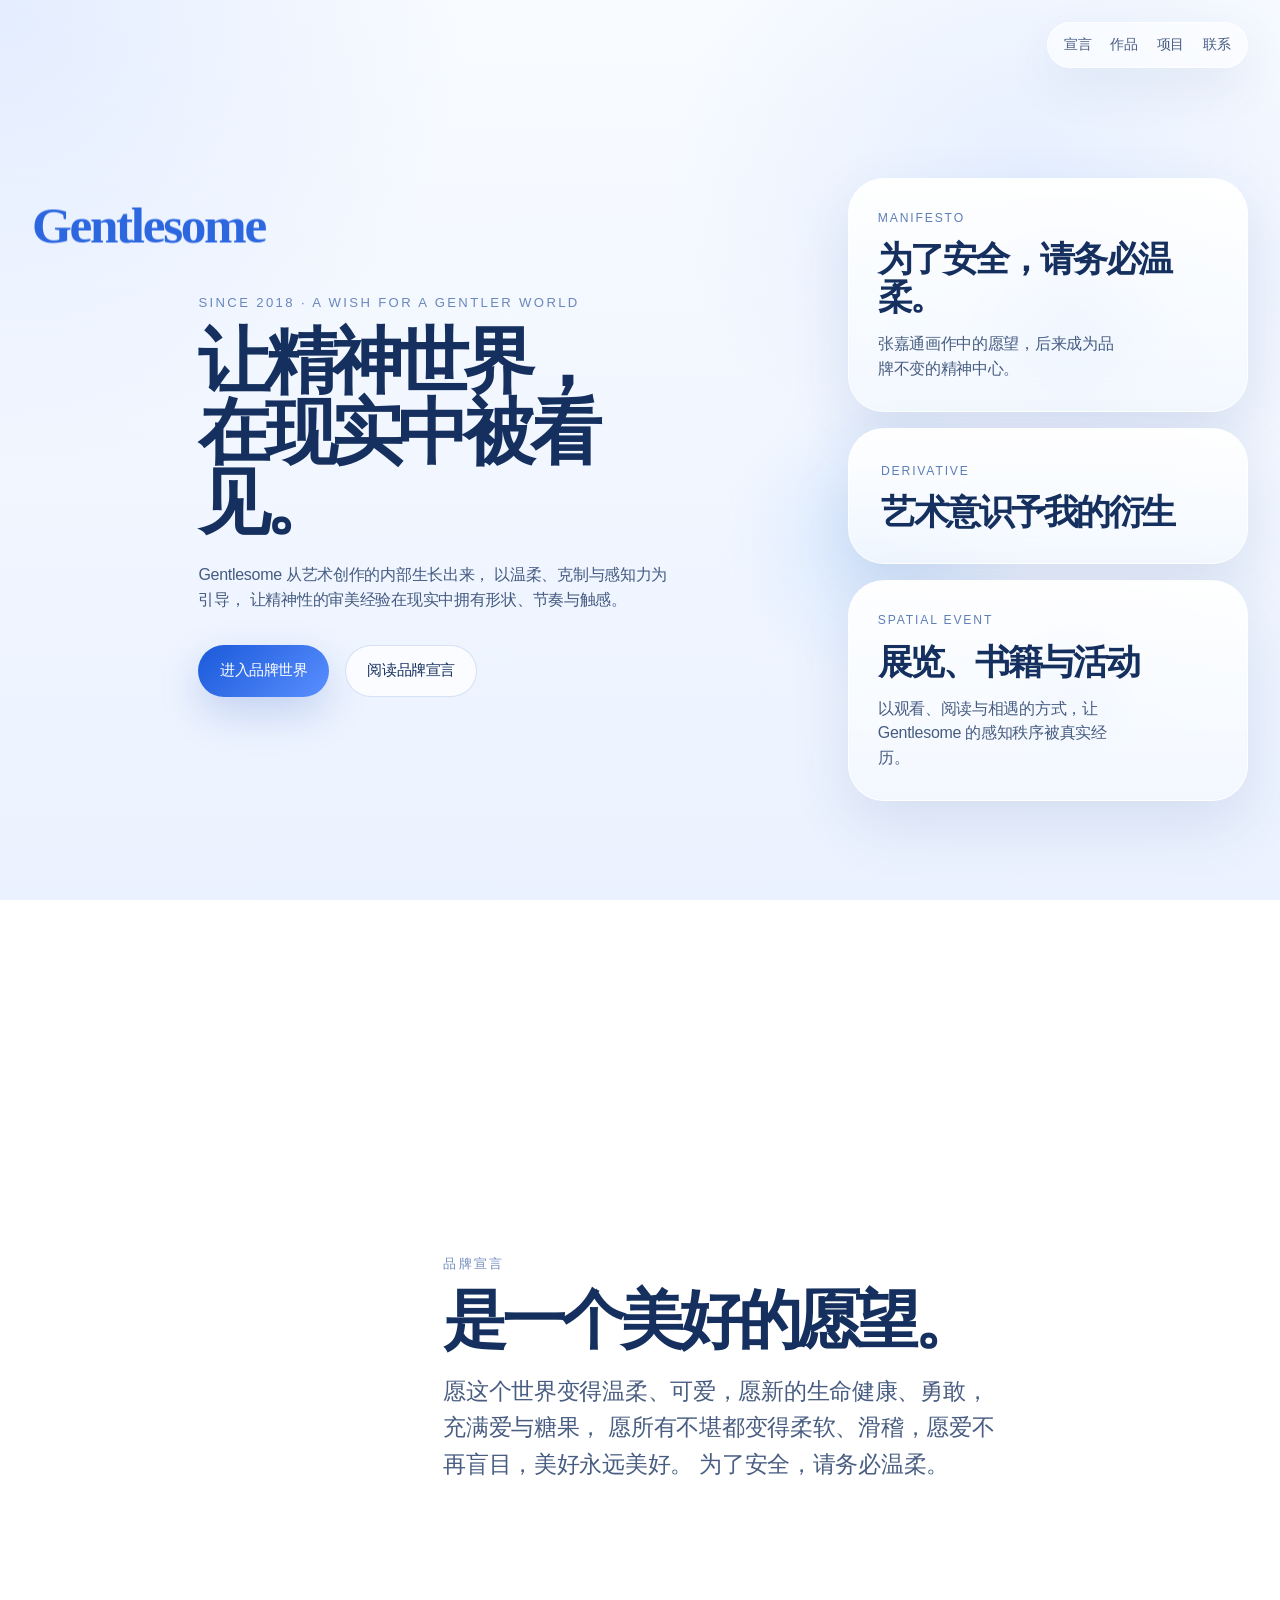
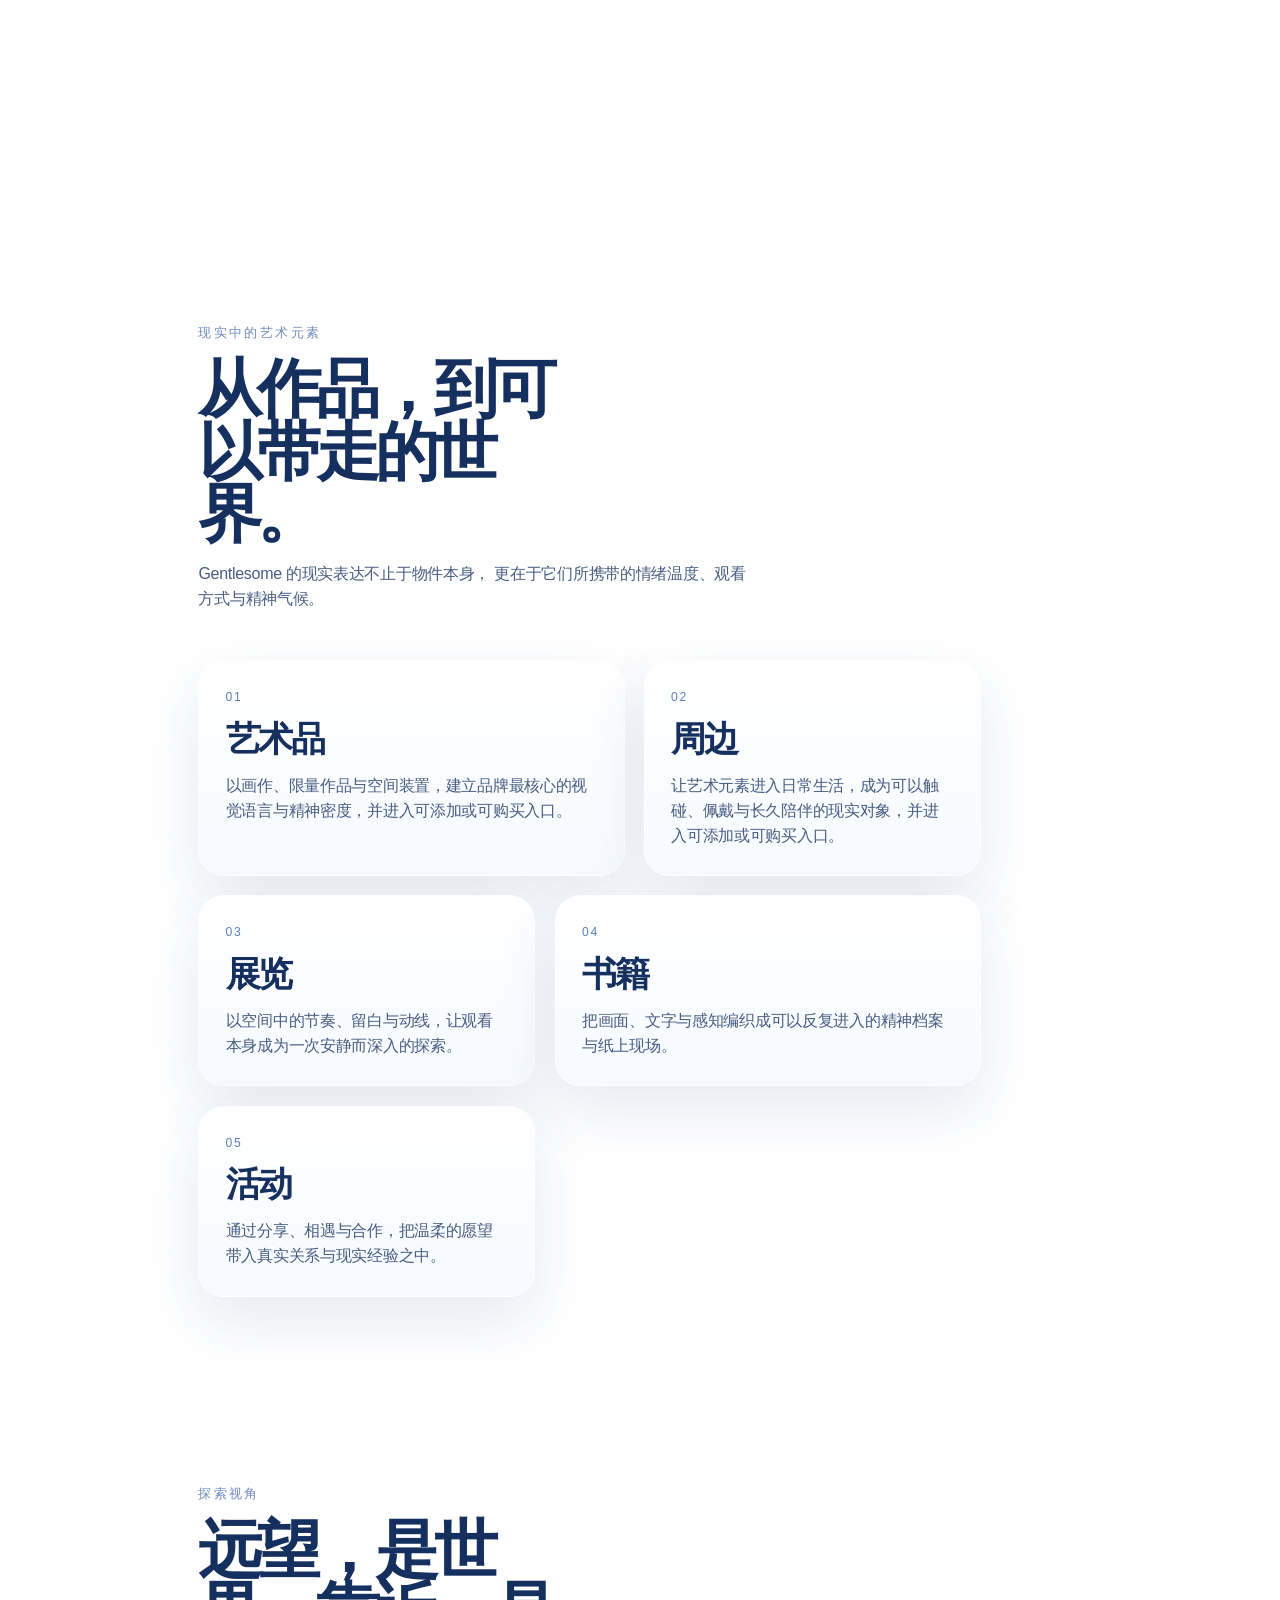
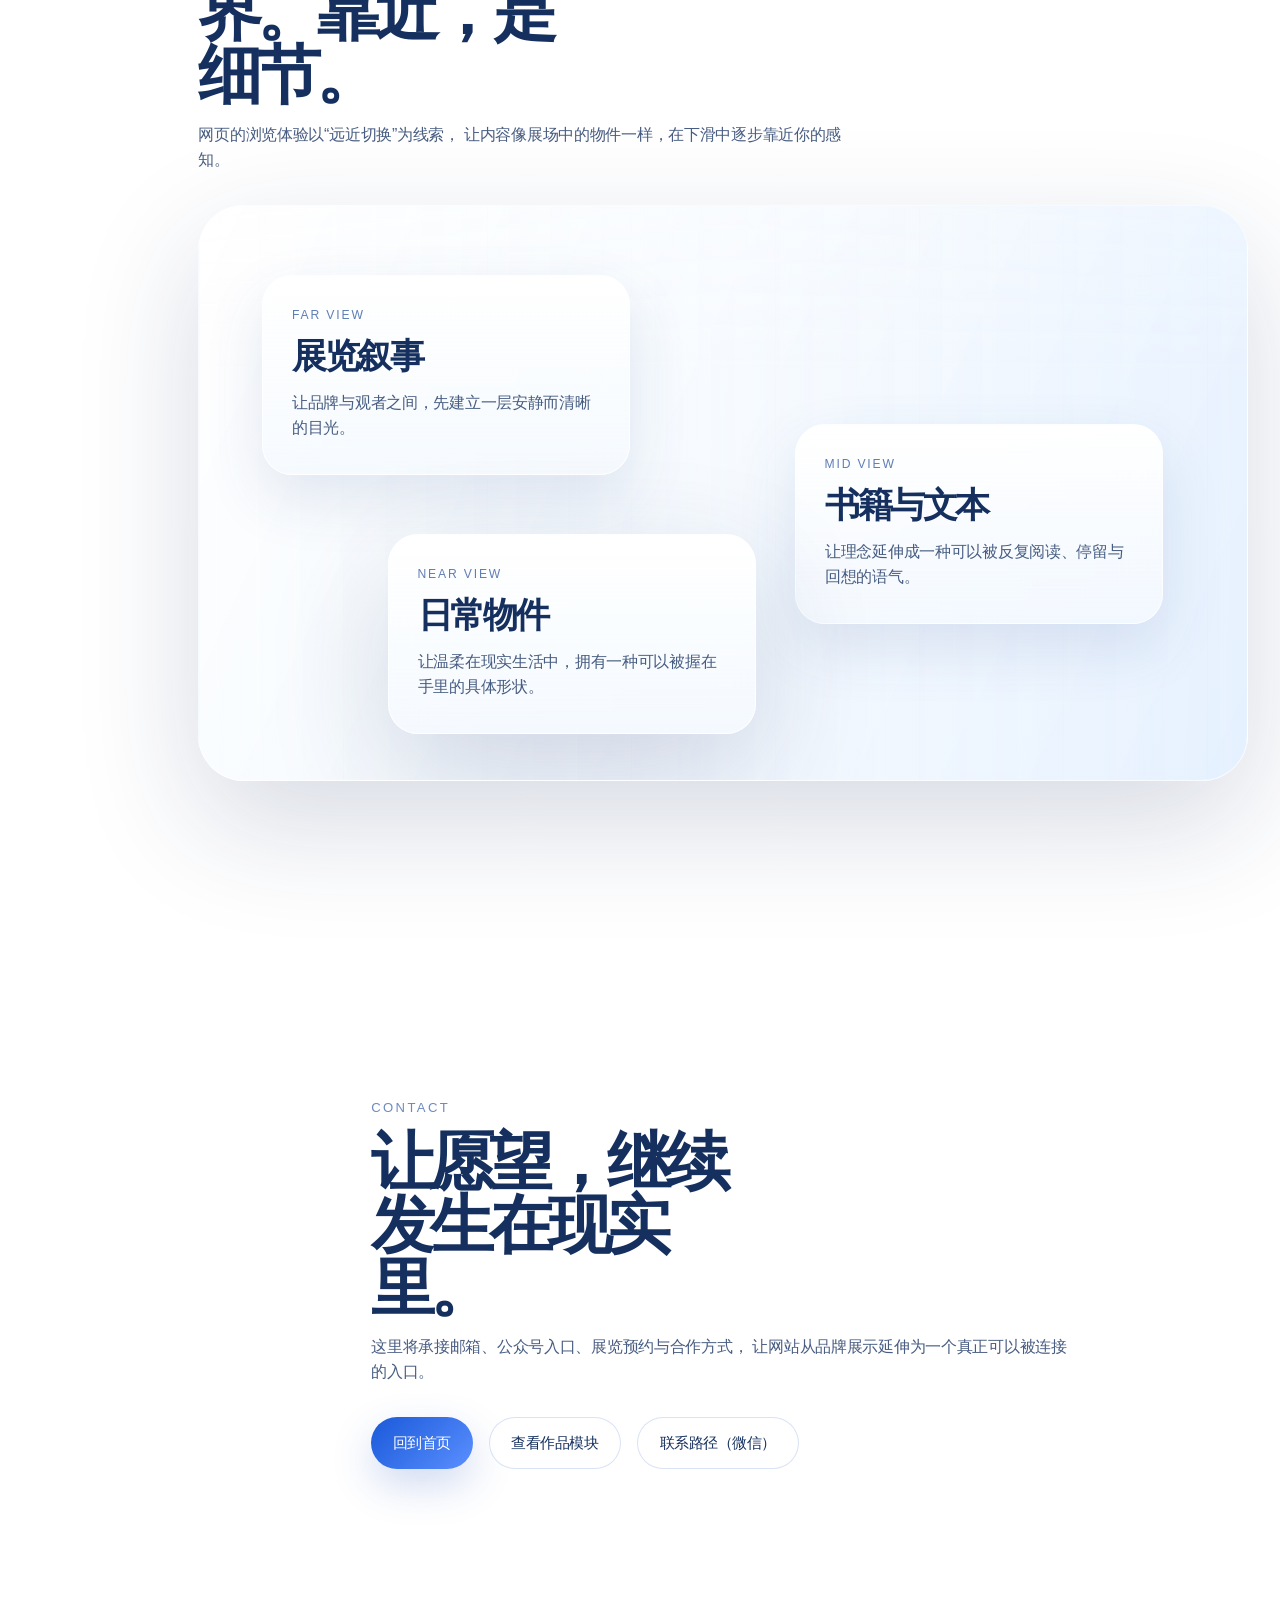
<file: index.html>
<!DOCTYPE html>
<html lang="zh-CN">
  <head>
    <meta charset="UTF-8" />
    <meta name="viewport" content="width=device-width, initial-scale=1.0" />
    <title>Gentlesome</title>
    <meta
      name="description"
      content="Gentlesome 以艺术为引导，将精神文化与现实表达编织成温柔、克制而有感知力的品牌世界。"
    />
    <link rel="stylesheet" href="styles.css" />
  </head>
  <body>
    <a class="logo" href="./login.html" aria-label="进入 Gentlesome 个人空间" data-logo="Gentlesome">Gentlesome</a>

    <header class="site-header">
      <nav class="site-nav" aria-label="主导航">
        <a href="#manifesto">宣言</a>
        <a href="#collections">作品</a>
        <a href="#projects">项目</a>
        <button type="button" data-open-contact>联系</button>
      </nav>
    </header>

    <main id="top">
      <section class="panel hero">
        <div class="hero-copy reveal">
          <p class="eyebrow">SINCE 2018 · A WISH FOR A GENTLER WORLD</p>
          <h1>
            <span>让精神世界，</span>
            <span>在现实中被看见。</span>
          </h1>
          <p class="lead">
            Gentlesome 从艺术创作的内部生长出来，
            以温柔、克制与感知力为引导，
            让精神性的审美经验在现实中拥有形状、节奏与触感。
          </p>
          <div class="hero-actions">
            <a class="button button-primary" href="#collections">进入品牌世界</a>
            <a class="button button-secondary" href="#manifesto">阅读品牌宣言</a>
          </div>
        </div>

        <div class="hero-stage">
          <div class="orb orb-a"></div>
          <div class="orb orb-b"></div>
          <div class="orb orb-c"></div>

          <a class="frame frame-left depth-layer reveal panel-link" href="./history.html" data-speed="0.11">
            <span class="frame-label">Manifesto</span>
            <h2>为了安全，请务必温柔。</h2>
            <p>张嘉通画作中的愿望，后来成为品牌不变的精神中心。</p>
          </a>

          <a class="frame frame-center depth-layer reveal panel-link" href="./art-consciousness.html" data-speed="0.18">
            <span class="frame-label">Derivative</span>
            <h2>艺术意识予我的衍生</h2>
          </a>

          <a class="frame frame-right depth-layer reveal panel-link" href="./programs.html" data-speed="0.14">
            <span class="frame-label">Spatial Event</span>
            <h2>展览、书籍与活动</h2>
            <p>以观看、阅读与相遇的方式，让 Gentlesome 的感知秩序被真实经历。</p>
          </a>
        </div>
      </section>

      <section class="panel manifesto" id="manifesto">
        <div class="section-copy reveal">
          <p class="eyebrow">品牌宣言</p>
          <h2>是一个美好的愿望。</h2>
          <p class="quote">
            愿这个世界变得温柔、可爱，愿新的生命健康、勇敢，充满爱与糖果，
            愿所有不堪都变得柔软、滑稽，愿爱不再盲目，美好永远美好。
            为了安全，请务必温柔。
          </p>
        </div>
      </section>

      <section class="panel collections" id="collections">
        <div class="section-copy reveal">
          <p class="eyebrow">现实中的艺术元素</p>
          <h2>从作品，到可以带走的世界。</h2>
          <p class="section-intro">
            Gentlesome 的现实表达不止于物件本身，
            更在于它们所携带的情绪温度、观看方式与精神气候。
          </p>
        </div>

        <div class="card-grid">
          <a class="feature-card reveal panel-link" href="./objects-store.html">
            <span class="feature-index">01</span>
            <h3>艺术品</h3>
            <p>以画作、限量作品与空间装置，建立品牌最核心的视觉语言与精神密度，并进入可添加或可购买入口。</p>
          </a>

          <a class="feature-card reveal panel-link" href="./objects-store.html">
            <span class="feature-index">02</span>
            <h3>周边</h3>
            <p>让艺术元素进入日常生活，成为可以触碰、佩戴与长久陪伴的现实对象，并进入可添加或可购买入口。</p>
          </a>

          <a class="feature-card reveal panel-link" href="./carry-world.html#item-3">
            <span class="feature-index">03</span>
            <h3>展览</h3>
            <p>以空间中的节奏、留白与动线，让观看本身成为一次安静而深入的探索。</p>
          </a>

          <a class="feature-card reveal panel-link" href="./carry-world.html#item-4">
            <span class="feature-index">04</span>
            <h3>书籍</h3>
            <p>把画面、文字与感知编织成可以反复进入的精神档案与纸上现场。</p>
          </a>

          <a class="feature-card reveal panel-link" href="./carry-world.html#item-5">
            <span class="feature-index">05</span>
            <h3>活动</h3>
            <p>通过分享、相遇与合作，把温柔的愿望带入真实关系与现实经验之中。</p>
          </a>
        </div>
      </section>

      <section class="panel perspective perspective-redesign" id="projects">
        <div class="section-copy reveal">
          <p class="eyebrow">探索视角</p>
          <h2>远望，是世界。靠近，是细节。</h2>
          <p class="section-intro">
            网页的浏览体验以“远近切换”为线索，
            让内容像展场中的物件一样，在下滑中逐步靠近你的感知。
          </p>
        </div>

        <div class="perspective-stage perspective-ribbon">
          <a class="depth-card depth-card-far depth-layer reveal panel-link" href="./programs.html" data-speed="0.09">
            <span class="depth-kicker">Far View</span>
            <h3>展览叙事</h3>
            <p>让品牌与观者之间，先建立一层安静而清晰的目光。</p>
          </a>

          <a class="depth-card depth-card-mid depth-layer reveal panel-link" href="./programs.html" data-speed="0.14">
            <span class="depth-kicker">Mid View</span>
            <h3>书籍与文本</h3>
            <p>让理念延伸成一种可以被反复阅读、停留与回想的语气。</p>
          </a>

          <a class="depth-card depth-card-near depth-layer reveal panel-link" href="./objects-store.html" data-speed="0.2">
            <span class="depth-kicker">Near View</span>
            <h3>日常物件</h3>
            <p>让温柔在现实生活中，拥有一种可以被握在手里的具体形状。</p>
          </a>
        </div>
      </section>

      <section class="panel contact" id="contact">
        <div class="section-copy reveal">
          <p class="eyebrow">Contact</p>
          <h2>让愿望，继续发生在现实里。</h2>
          <p class="section-intro">
            这里将承接邮箱、公众号入口、展览预约与合作方式，
            让网站从品牌展示延伸为一个真正可以被连接的入口。
          </p>
          <div class="hero-actions">
            <a class="button button-primary" href="#top">回到首页</a>
            <a class="button button-secondary" href="#collections">查看作品模块</a>
            <button class="button button-secondary" type="button" data-open-contact>
              联系路径（微信）
            </button>
          </div>
        </div>
      </section>
    </main>

    <div class="contact-modal" data-contact-modal hidden>
      <div class="contact-backdrop" data-close-contact></div>
      <section class="contact-panel" role="dialog" aria-modal="true" aria-labelledby="contact-title">
        <button type="button" class="contact-close" aria-label="关闭" data-close-contact>
          ×
        </button>
        <p class="contact-kicker">Contact Path</p>
        <h2 id="contact-title">微信联系方式</h2>
        <p class="contact-id">Gentles_jin7</p>
      </section>
    </div>

    <script src="script.js"></script>
  </body>
</html>
</file>
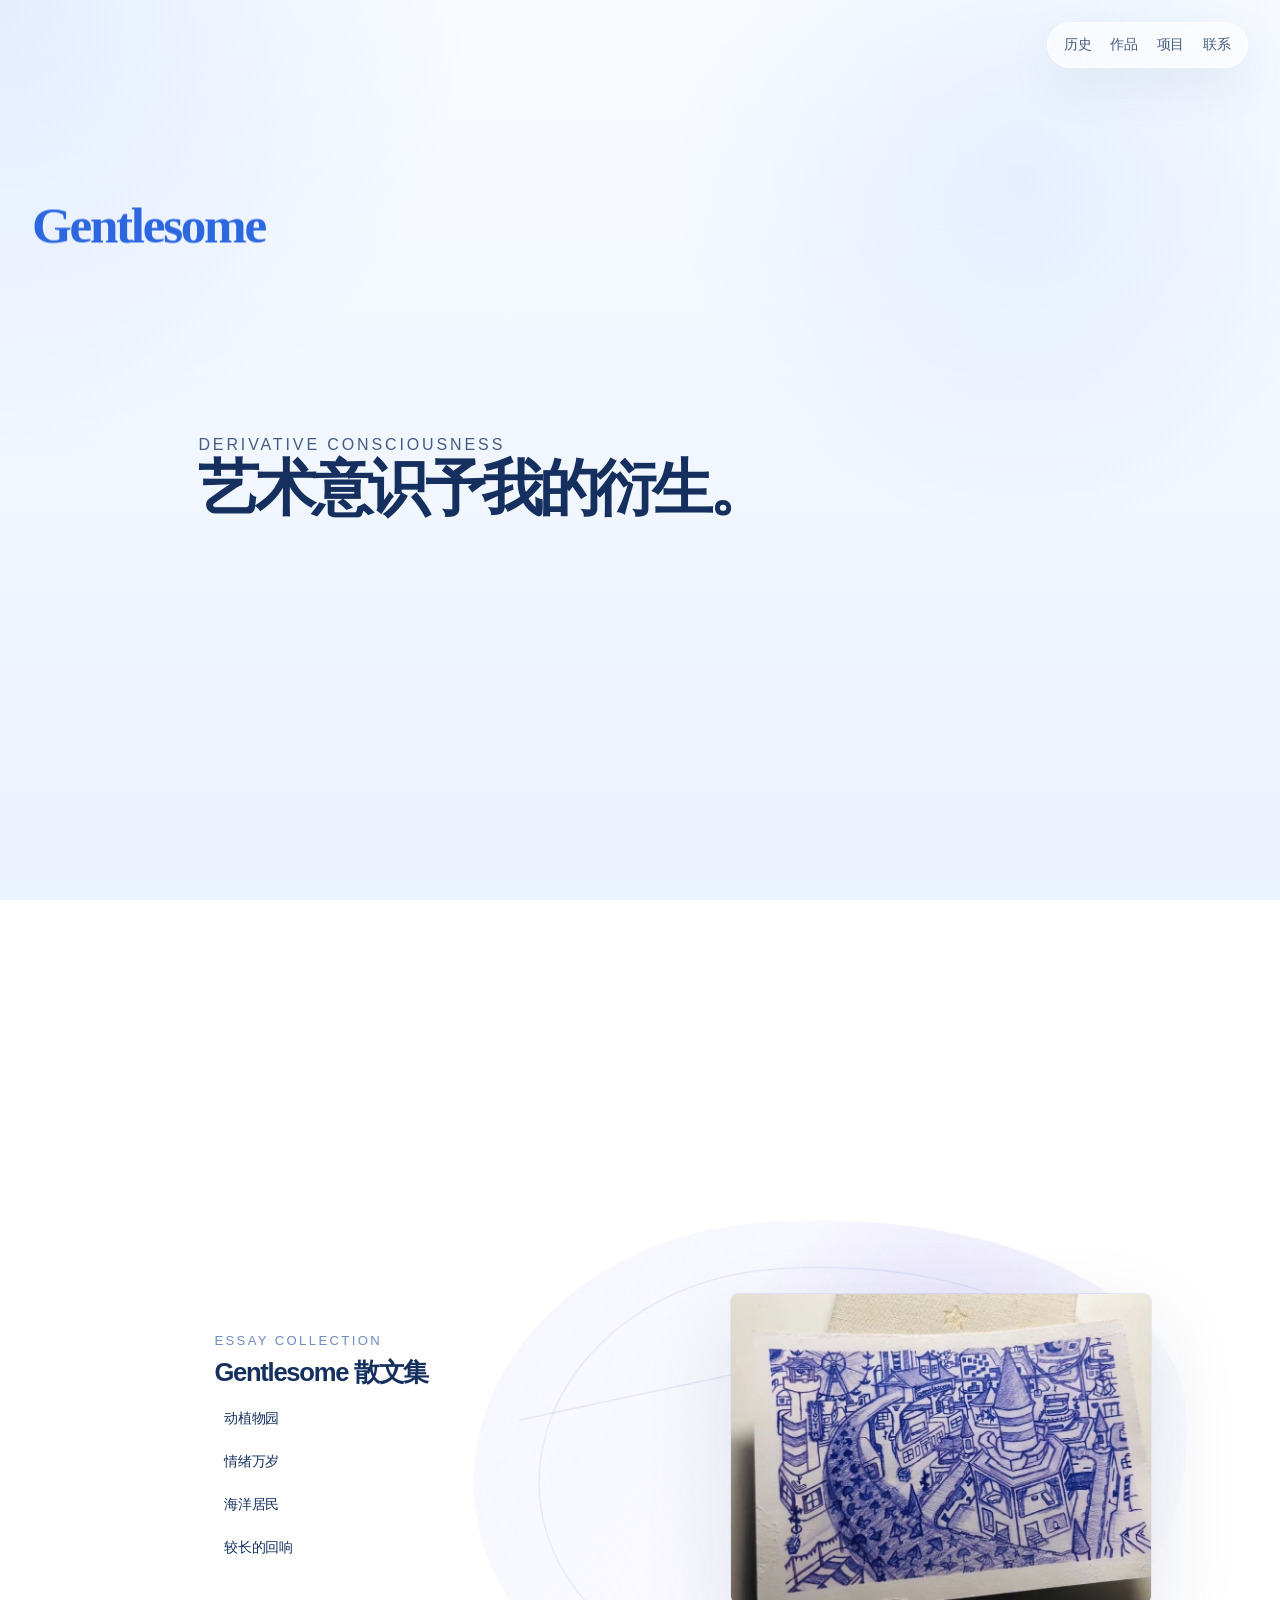
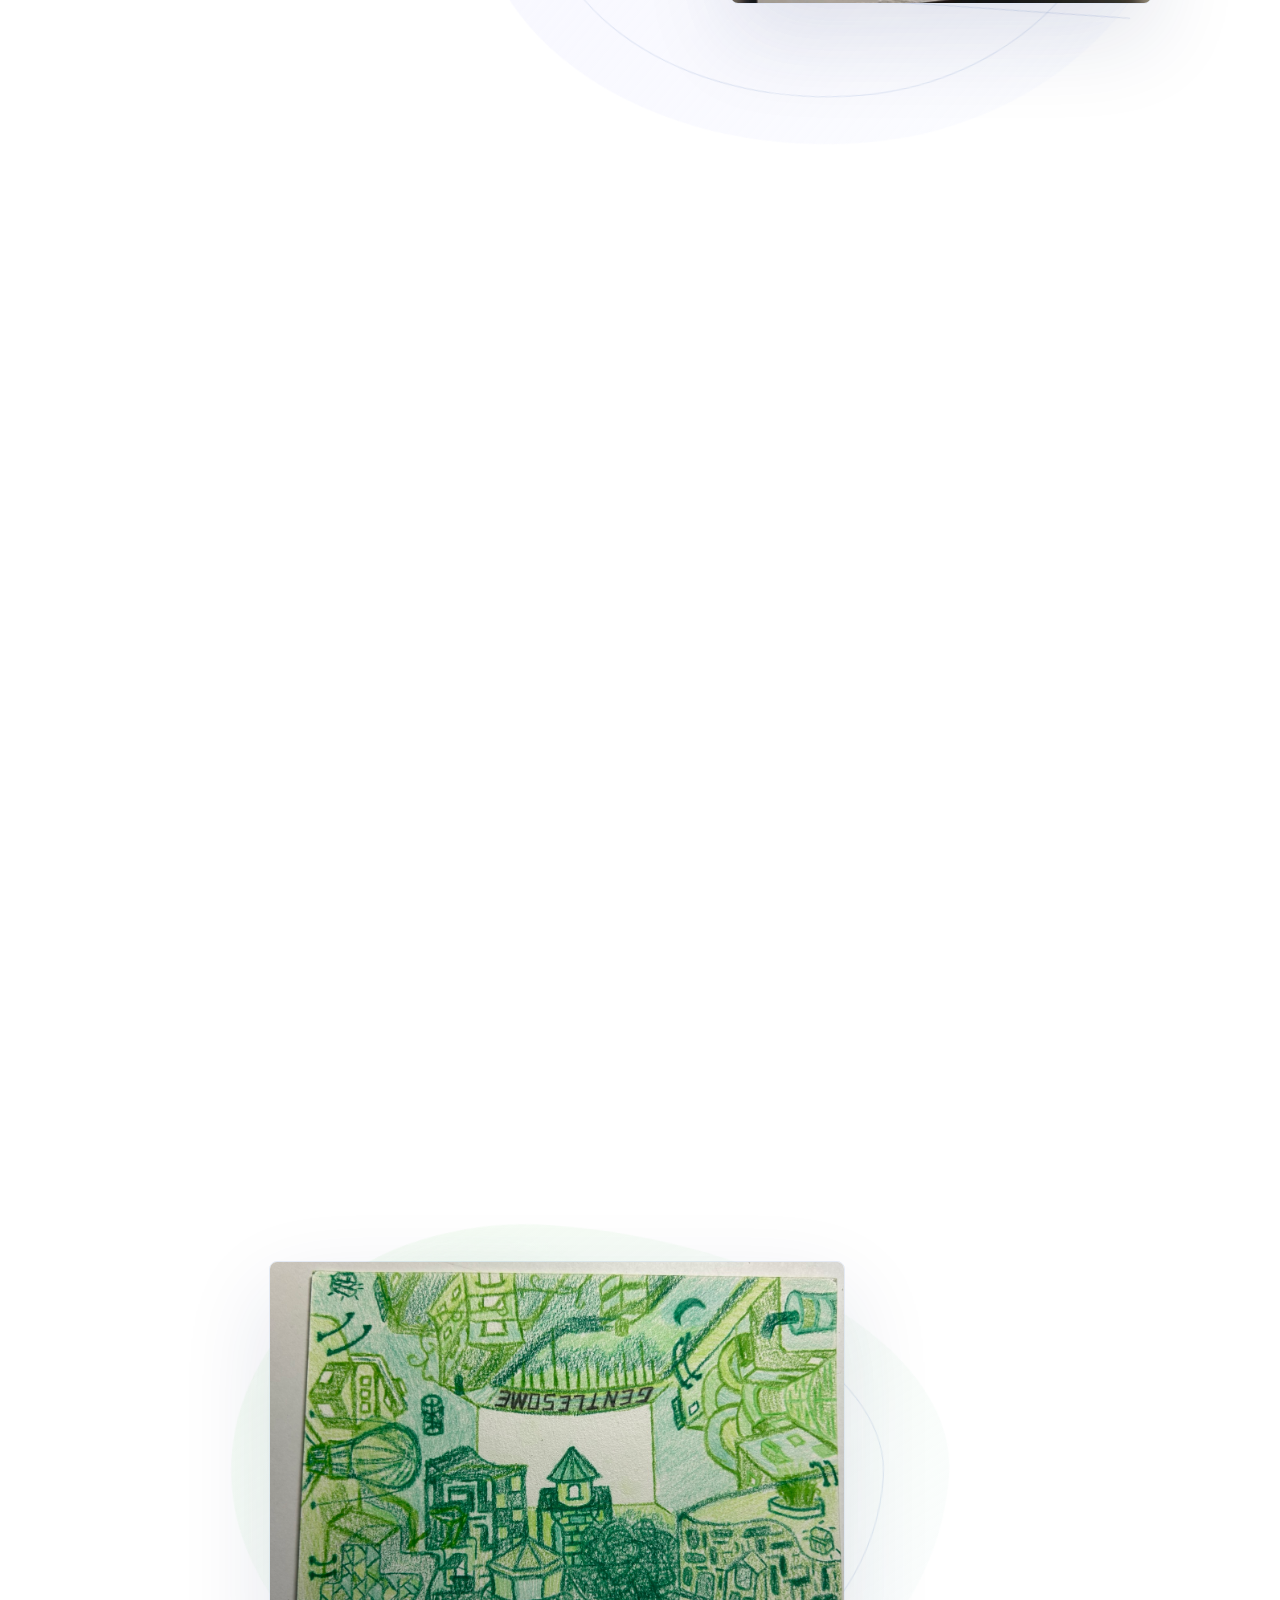
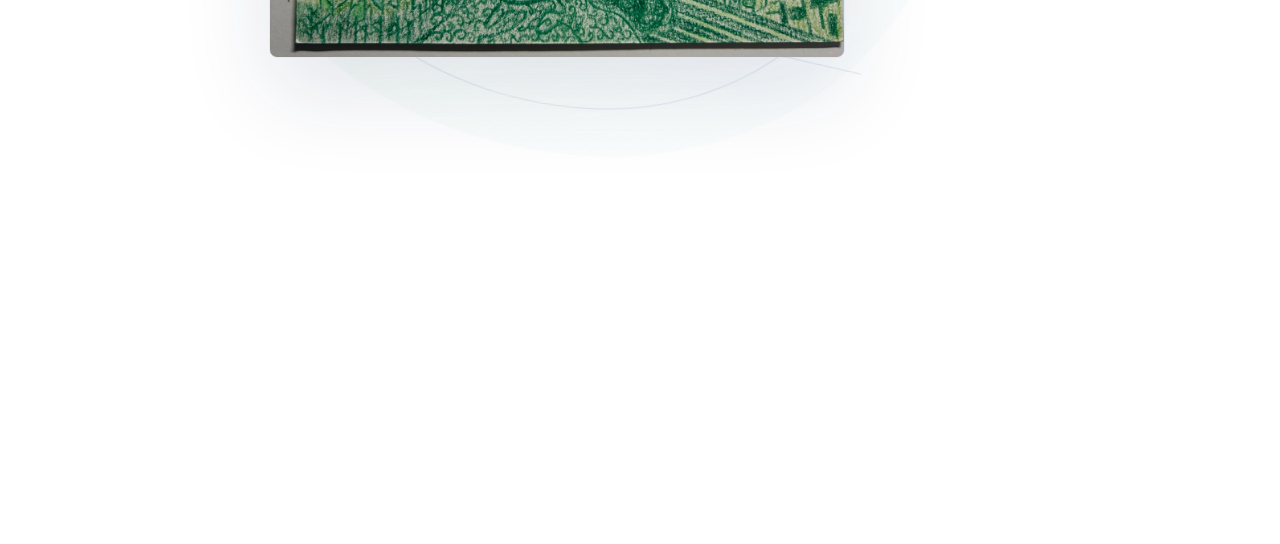
<file: art-consciousness.html>
<!DOCTYPE html>
<html lang="zh-CN">
  <head>
    <meta charset="UTF-8" />
    <meta name="viewport" content="width=device-width, initial-scale=1.0" />
    <title>Gentlesome · 艺术意识予我的衍生</title>
    <link rel="stylesheet" href="./styles.css" />
  </head>
  <body class="art-consciousness-page">
    <a class="logo" href="./login.html" aria-label="进入 Gentlesome 个人空间" data-logo="Gentlesome">Gentlesome</a>
    <header class="site-header">
      <nav class="site-nav" aria-label="主导航">
        <a href="./history.html">历史</a>
        <a href="./objects-store.html">作品</a>
        <a href="./programs.html">项目</a>
        <button type="button" data-open-contact>联系</button>
      </nav>
    </header>

    <main class="art-consciousness-main" data-art-consciousness>
      <section class="panel art-consciousness-intro">
        <div class="editor-intro reveal page-intro">
          <p class="eyebrow">Derivative Consciousness</p>
          <h1>艺术意识予我的衍生。</h1>
        </div>
      </section>

      <section class="art-piece art-piece-purple" data-art-tone="purple">
        <aside class="essay-hub reveal" data-essay-library>
          <div class="essay-hub-head">
            <p class="eyebrow">Essay Collection</p>
            <h2>Gentlesome 散文集</h2>
          </div>
          <div class="essay-hub-grid">
            <div class="essay-category-list" data-essay-categories></div>
            <aside class="essay-side-window" data-essay-side-window aria-label="分类文章题目" hidden>
              <p class="essay-side-title" data-essay-side-title>请选择分类</p>
              <div class="essay-side-list" data-essay-side-list></div>
            </aside>
          </div>
        </aside>
        <div class="art-field" aria-hidden="true">
          <span class="art-field-line art-field-line-a"></span>
          <span class="art-field-line art-field-line-b"></span>
        </div>
        <figure class="art-piece-frame reveal">
          <img class="art-crop-purple" src="./assets/art-consciousness-purple.jpeg" alt="紫蓝色线描城市作品" />
        </figure>
      </section>

      <section class="art-piece art-piece-green" data-art-tone="green">
        <div class="art-field" aria-hidden="true">
          <span class="art-field-line art-field-line-a"></span>
          <span class="art-field-line art-field-line-b"></span>
        </div>
        <figure class="art-piece-frame reveal">
          <img class="art-crop-green" src="./assets/art-consciousness-green.jpeg" alt="绿色线描城市作品" />
        </figure>
      </section>

    </main>

    <div class="essay-modal" data-essay-modal hidden>
      <div class="essay-backdrop" data-close-essay></div>
      <article class="essay-panel" role="dialog" aria-modal="true" aria-labelledby="essay-title">
        <button type="button" class="essay-close" aria-label="关闭文章" data-close-essay>
          ×
        </button>
        <p class="essay-kicker" data-essay-section></p>
        <h2 id="essay-title" data-essay-title></h2>
        <div class="essay-body" data-essay-body></div>
      </article>
    </div>

    <div class="contact-modal" data-contact-modal hidden>
      <div class="contact-backdrop" data-close-contact></div>
      <section class="contact-panel" role="dialog" aria-modal="true" aria-labelledby="contact-title">
        <button type="button" class="contact-close" aria-label="关闭" data-close-contact>
          ×
        </button>
        <p class="contact-kicker">Contact Path</p>
        <h2 id="contact-title">微信联系方式</h2>
        <p class="contact-id">Gentles_jin7</p>
      </section>
    </div>

    <script src="./essays-data.js"></script>
    <script src="./script.js"></script>
  </body>
</html>
</file>
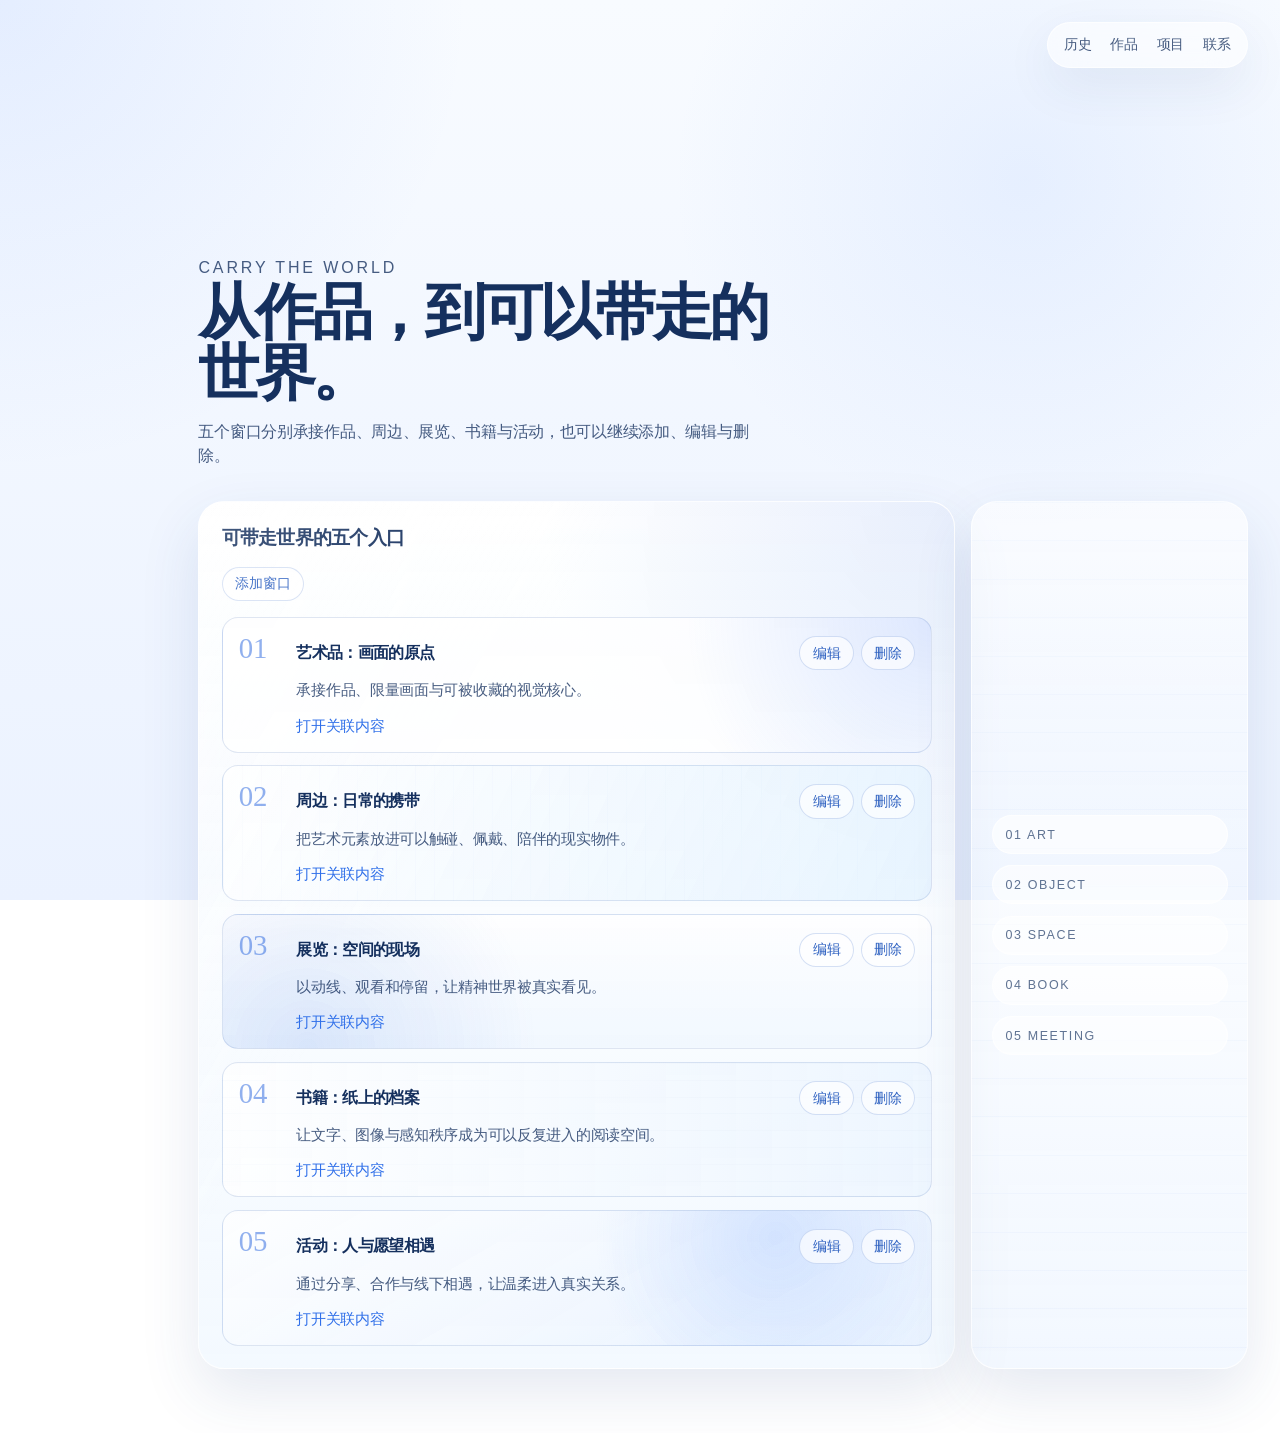
<file: carry-world.html>
<!DOCTYPE html>
<html lang="zh-CN">
  <head>
    <meta charset="UTF-8" />
    <meta name="viewport" content="width=device-width, initial-scale=1.0" />
    <title>Gentlesome · 从作品，到可以带走的世界</title>
    <link rel="stylesheet" href="./styles.css" />
  </head>
  <body>
    <a class="logo" href="./login.html" aria-label="进入 Gentlesome 个人空间" data-logo="Gentlesome">Gentlesome</a>
    <header class="site-header">
      <nav class="site-nav" aria-label="主导航">
        <a href="./history.html">历史</a>
        <a href="./objects-store.html">作品</a>
        <a href="./programs.html">项目</a>
        <button type="button" data-open-contact>联系</button>
      </nav>
    </header>

    <main>
      <section class="panel editor-main">
        <div class="editor-intro reveal page-intro">
          <p class="eyebrow">Carry The World</p>
          <h1>从作品，到可以带走的世界。</h1>
          <p>五个窗口分别承接作品、周边、展览、书籍与活动，也可以继续添加、编辑与删除。</p>
        </div>

        <div class="editor-grid carry-editor-grid">
          <section class="editor-card reveal carry-control-card" data-editor="carry">
            <h2>可带走世界的五个入口</h2>
            <div class="editor-toolbar">
              <button class="ui-btn" type="button" data-add-item>添加窗口</button>
            </div>
            <div class="item-list" data-item-list></div>
          </section>
          <aside class="carry-atmosphere reveal" aria-label="五个入口的空间区分">
            <span>01 Art</span>
            <span>02 Object</span>
            <span>03 Space</span>
            <span>04 Book</span>
            <span>05 Meeting</span>
          </aside>
        </div>
      </section>
    </main>

    <div class="contact-modal" data-contact-modal hidden>
      <div class="contact-backdrop" data-close-contact></div>
      <section class="contact-panel" role="dialog" aria-modal="true" aria-labelledby="contact-title">
        <button type="button" class="contact-close" aria-label="关闭" data-close-contact>
          ×
        </button>
        <p class="contact-kicker">Contact Path</p>
        <h2 id="contact-title">微信联系方式</h2>
        <p class="contact-id">Gentles_jin7</p>
      </section>
    </div>

    <script src="./script.js"></script>
  </body>
</html>
</file>
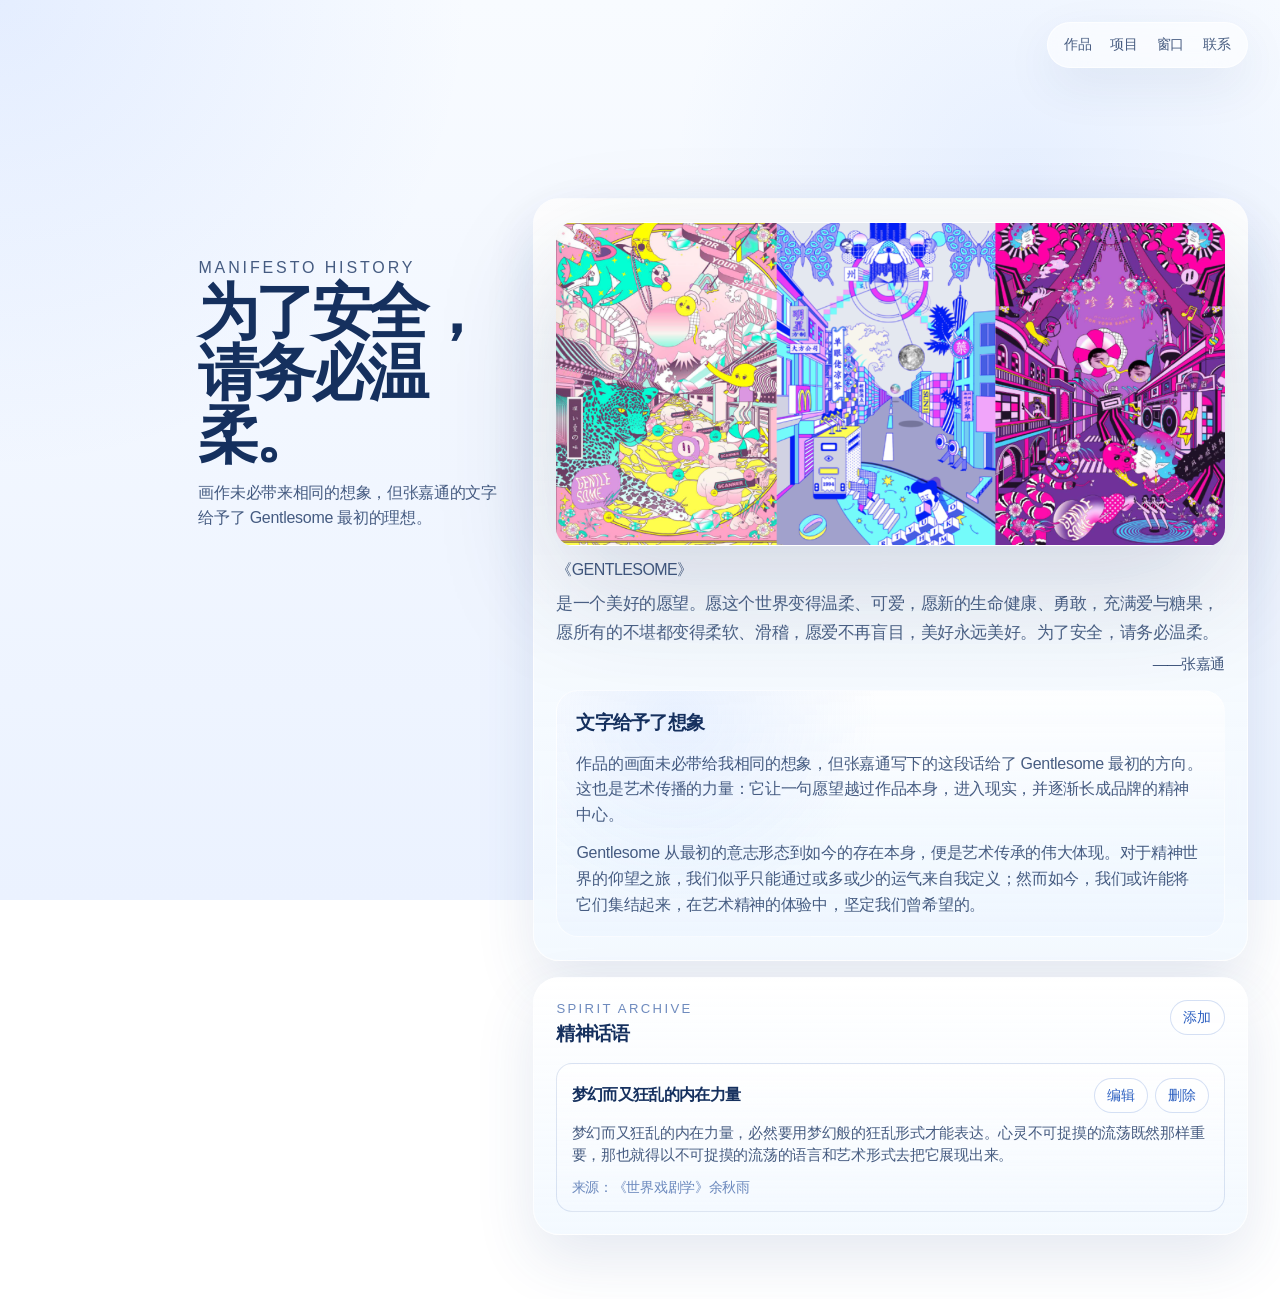
<file: history.html>
<!DOCTYPE html>
<html lang="zh-CN">
  <head>
    <meta charset="UTF-8" />
    <meta name="viewport" content="width=device-width, initial-scale=1.0" />
    <title>Gentlesome · 宣言历史成因</title>
    <link rel="stylesheet" href="./styles.css" />
  </head>
  <body>
    <a class="logo" href="./login.html" aria-label="进入 Gentlesome 个人空间" data-logo="Gentlesome">Gentlesome</a>
    <header class="site-header">
      <nav class="site-nav" aria-label="主导航">
        <a href="./objects-store.html">作品</a>
        <a href="./programs.html">项目</a>
        <a href="./carry-world.html">窗口</a>
        <button type="button" data-open-contact>联系</button>
      </nav>
    </header>

    <main>
      <section class="panel editor-main editor-history">
        <div class="editor-intro reveal page-intro">
          <p class="eyebrow">Manifesto History</p>
          <h1>为了安全，请务必温柔。</h1>
          <p>
            画作未必带来相同的想象，但张嘉通的文字给予了 Gentlesome 最初的理想。
          </p>
        </div>

        <div class="editor-grid">
          <section class="editor-card reveal works-gallery manifesto-combined">
            <figure class="manifesto-artwork">
              <img src="./assets/gentlesome-zhang-jiatong.png" alt="《GENTLESOME》张嘉通作品画面" />
              <figcaption>
                <span class="art-title">《GENTLESOME》</span>
                <span class="art-wish">
                  是一个美好的愿望。愿这个世界变得温柔、可爱，愿新的生命健康、勇敢，充满爱与糖果，愿所有的不堪都变得柔软、滑稽，愿爱不再盲目，美好永远美好。为了安全，请务必温柔。
                </span>
                <span class="art-author">——张嘉通</span>
              </figcaption>
              <div class="manifesto-origin">
                <h2>文字给予了想象</h2>
                <p>
                  作品的画面未必带给我相同的想象，但张嘉通写下的这段话给了 Gentlesome 最初的方向。
                  这也是艺术传播的力量：它让一句愿望越过作品本身，进入现实，并逐渐长成品牌的精神中心。
                </p>
                <p>
                  Gentlesome 从最初的意志形态到如今的存在本身，便是艺术传承的伟大体现。对于精神世界的仰望之旅，我们似乎只能通过或多或少的运气来自我定义；然而如今，我们或许能将它们集结起来，在艺术精神的体验中，坚定我们曾希望的。
                </p>
              </div>
            </figure>
          </section>

          <section class="editor-card reveal spirit-archive" data-editor="spirit">
            <div class="archive-head">
              <div>
                <p class="eyebrow">Spirit Archive</p>
                <h2>精神话语</h2>
              </div>
              <button class="ui-btn" type="button" data-add-item>添加</button>
            </div>
            <div class="item-list spirit-list" data-item-list></div>
          </section>
        </div>
      </section>
    </main>

    <div class="contact-modal" data-contact-modal hidden>
      <div class="contact-backdrop" data-close-contact></div>
      <section class="contact-panel" role="dialog" aria-modal="true" aria-labelledby="contact-title">
        <button type="button" class="contact-close" aria-label="关闭" data-close-contact>
          ×
        </button>
        <p class="contact-kicker">Contact Path</p>
        <h2 id="contact-title">微信联系方式</h2>
        <p class="contact-id">Gentles_jin7</p>
      </section>
    </div>

    <script src="./script.js"></script>
  </body>
</html>
</file>
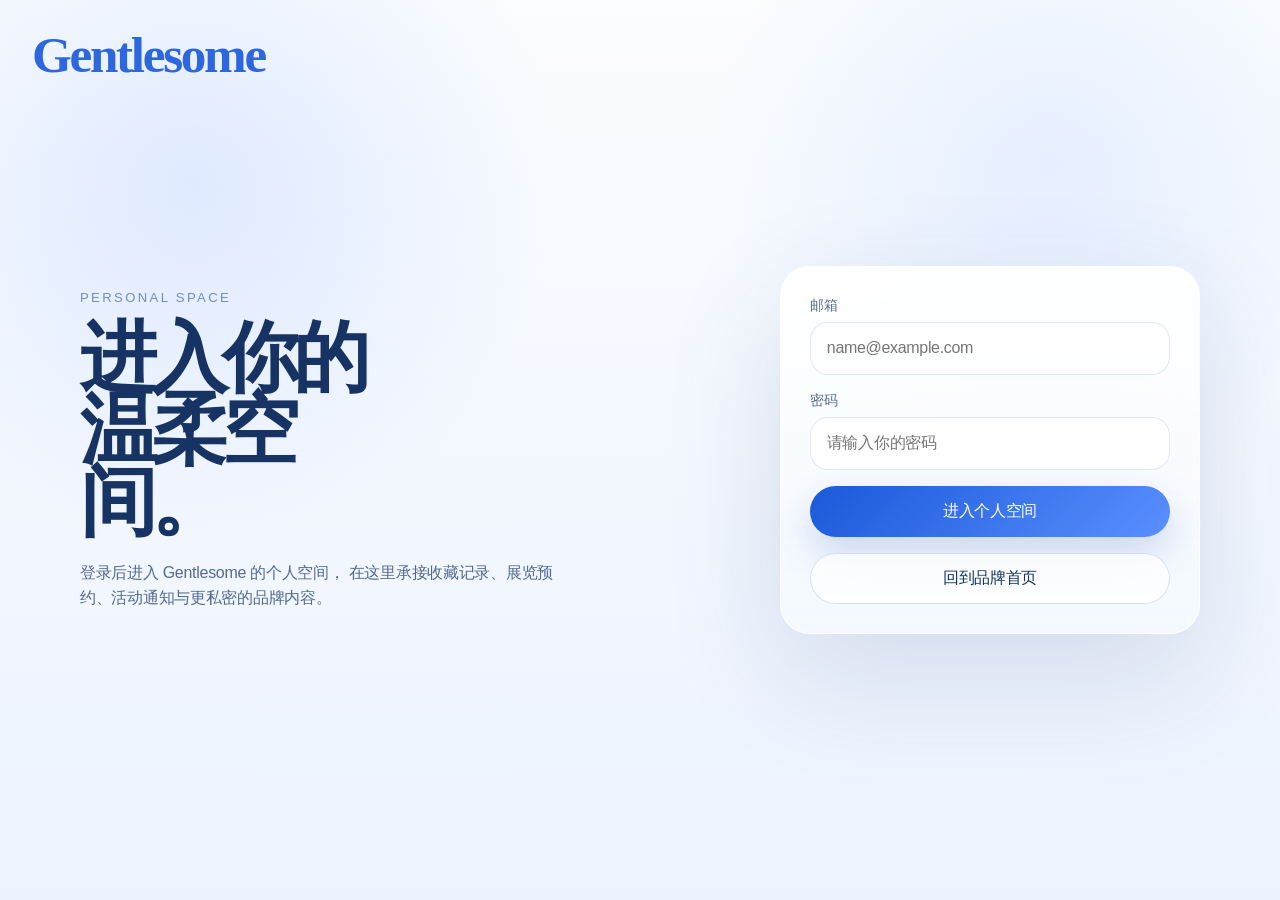
<file: login.html>
<!DOCTYPE html>
<html lang="zh-CN">
  <head>
    <meta charset="UTF-8" />
    <meta name="viewport" content="width=device-width, initial-scale=1.0" />
    <title>Gentlesome Personal Space</title>
    <meta
      name="description"
      content="Gentlesome 个人空间登录入口。"
    />
    <link rel="stylesheet" href="login.css" />
  </head>
  <body>
    <main class="login-page">
      <section class="login-shell">
        <a
          class="login-brand"
          href="index.html"
          aria-label="返回 Gentlesome 首页"
          data-logo="Gentlesome"
        >Gentlesome</a>

        <div class="login-copy">
          <p class="eyebrow">Personal Space</p>
          <h1>进入你的温柔空间。</h1>
          <p class="lead">
            登录后进入 Gentlesome 的个人空间，
            在这里承接收藏记录、展览预约、活动通知与更私密的品牌内容。
          </p>
        </div>

        <form class="login-card">
          <label class="field">
            <span>邮箱</span>
            <input type="email" name="email" placeholder="name@example.com" />
          </label>

          <label class="field">
            <span>密码</span>
            <input type="password" name="password" placeholder="请输入你的密码" />
          </label>

          <button class="button button-primary" type="button">进入个人空间</button>
          <a class="button button-secondary" href="index.html">回到品牌首页</a>
        </form>
      </section>
    </main>
  </body>
</html>
</file>
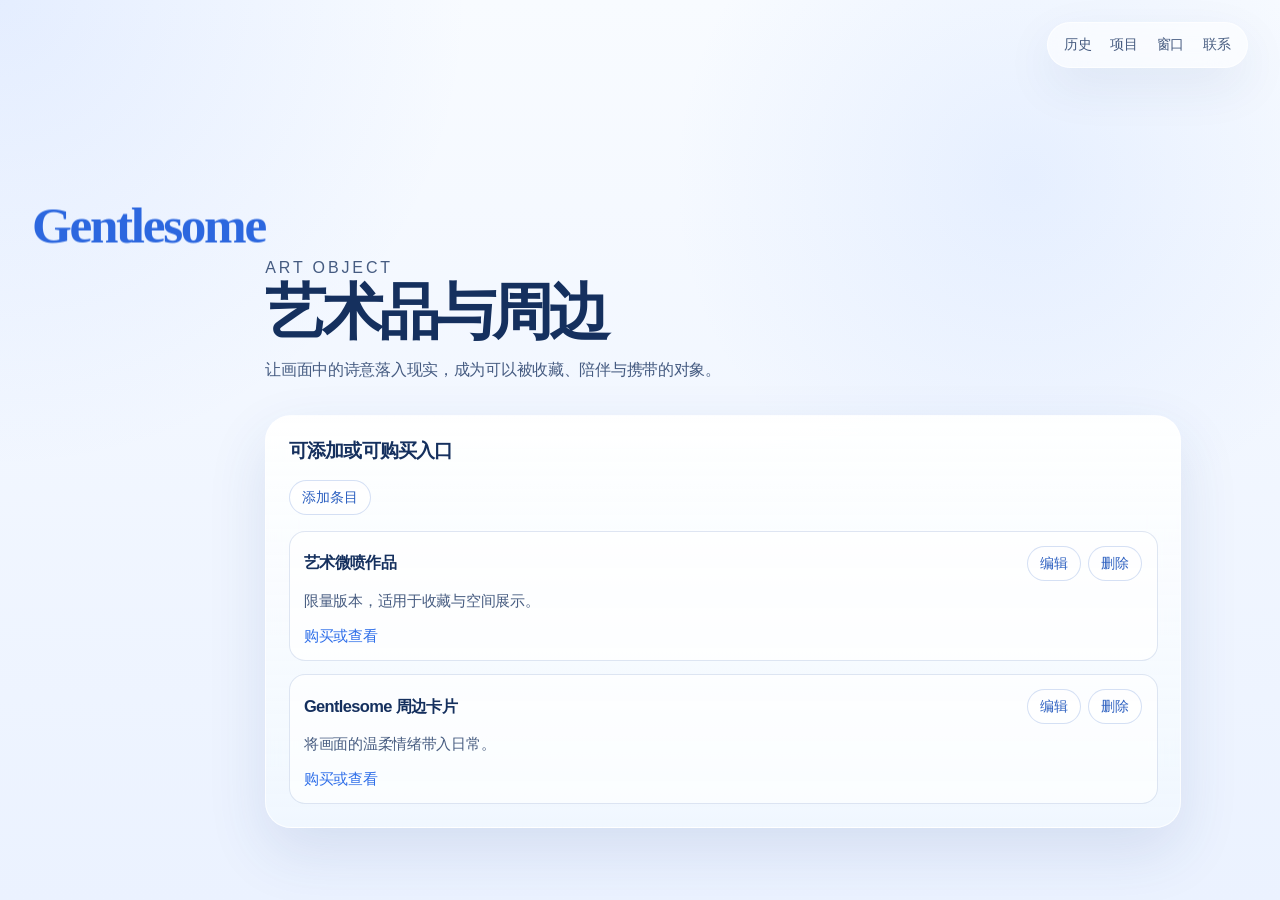
<file: objects-store.html>
<!DOCTYPE html>
<html lang="zh-CN">
  <head>
    <meta charset="UTF-8" />
    <meta name="viewport" content="width=device-width, initial-scale=1.0" />
    <title>Gentlesome · 艺术品与周边</title>
    <link rel="stylesheet" href="./styles.css" />
  </head>
  <body>
    <a class="logo" href="./login.html" aria-label="进入 Gentlesome 个人空间" data-logo="Gentlesome">Gentlesome</a>
    <header class="site-header">
      <nav class="site-nav" aria-label="主导航">
        <a href="./history.html">历史</a>
        <a href="./programs.html">项目</a>
        <a href="./carry-world.html">窗口</a>
        <button type="button" data-open-contact>联系</button>
      </nav>
    </header>

    <main>
      <section class="panel editor-main">
        <div class="editor-intro reveal page-intro">
          <p class="eyebrow">Art Object</p>
          <h1>艺术品与周边</h1>
          <p>让画面中的诗意落入现实，成为可以被收藏、陪伴与携带的对象。</p>
        </div>

        <div class="editor-grid">
          <section class="editor-card reveal" data-editor="objects">
            <h2>可添加或可购买入口</h2>
            <div class="editor-toolbar">
              <button class="ui-btn" type="button" data-add-item>添加条目</button>
            </div>
            <div class="item-list" data-item-list></div>
          </section>
        </div>
      </section>
    </main>

    <div class="contact-modal" data-contact-modal hidden>
      <div class="contact-backdrop" data-close-contact></div>
      <section class="contact-panel" role="dialog" aria-modal="true" aria-labelledby="contact-title">
        <button type="button" class="contact-close" aria-label="关闭" data-close-contact>
          ×
        </button>
        <p class="contact-kicker">Contact Path</p>
        <h2 id="contact-title">微信联系方式</h2>
        <p class="contact-id">Gentles_jin7</p>
      </section>
    </div>

    <script src="./script.js"></script>
  </body>
</html>
</file>
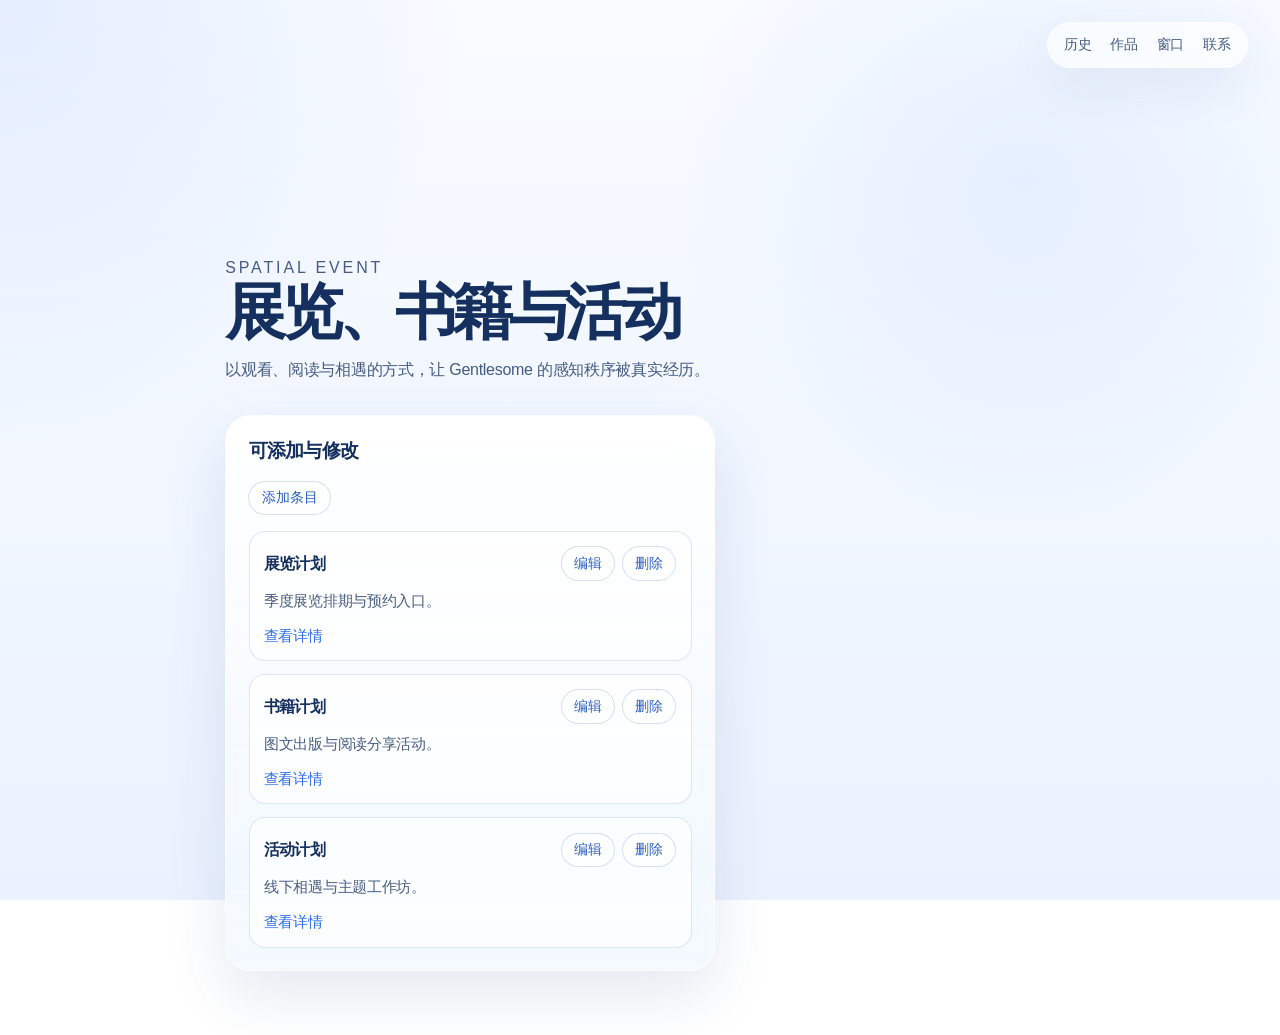
<file: programs.html>
<!DOCTYPE html>
<html lang="zh-CN">
  <head>
    <meta charset="UTF-8" />
    <meta name="viewport" content="width=device-width, initial-scale=1.0" />
    <title>Gentlesome · 展览、书籍与活动</title>
    <link rel="stylesheet" href="./styles.css" />
  </head>
  <body>
    <a class="logo" href="./login.html" aria-label="进入 Gentlesome 个人空间" data-logo="Gentlesome">Gentlesome</a>
    <header class="site-header">
      <nav class="site-nav" aria-label="主导航">
        <a href="./history.html">历史</a>
        <a href="./objects-store.html">作品</a>
        <a href="./carry-world.html">窗口</a>
        <button type="button" data-open-contact>联系</button>
      </nav>
    </header>

    <main>
      <section class="panel editor-main">
        <div class="editor-intro reveal page-intro">
          <p class="eyebrow">Spatial Event</p>
          <h1>展览、书籍与活动</h1>
          <p>以观看、阅读与相遇的方式，让 Gentlesome 的感知秩序被真实经历。</p>
        </div>

        <div class="editor-grid">
          <section class="editor-card reveal" data-editor="programs">
            <h2>可添加与修改</h2>
            <div class="editor-toolbar">
              <button class="ui-btn" type="button" data-add-item>添加条目</button>
            </div>
            <div class="item-list" data-item-list></div>
          </section>
        </div>
      </section>
    </main>

    <div class="contact-modal" data-contact-modal hidden>
      <div class="contact-backdrop" data-close-contact></div>
      <section class="contact-panel" role="dialog" aria-modal="true" aria-labelledby="contact-title">
        <button type="button" class="contact-close" aria-label="关闭" data-close-contact>
          ×
        </button>
        <p class="contact-kicker">Contact Path</p>
        <h2 id="contact-title">微信联系方式</h2>
        <p class="contact-id">Gentles_jin7</p>
      </section>
    </div>

    <script src="./script.js"></script>
  </body>
</html>
</file>
<file: styles.css>
:root {
  --ink: #15305e;
  --ink-soft: rgba(21, 48, 94, 0.78);
  --blue: #2c67df;
  --blue-deep: #0f2c61;
  --line: rgba(39, 82, 163, 0.16);
  --line-strong: rgba(39, 82, 163, 0.32);
  --paper: rgba(255, 255, 255, 0.8);
  --paper-strong: rgba(255, 255, 255, 0.96);
  --sky-top: #f8fbff;
  --sky-bottom: #ebf2ff;
  --glow: rgba(98, 143, 255, 0.22);
  --shadow-soft: 0 24px 60px rgba(42, 74, 138, 0.12);
  --shadow-deep: 0 42px 120px rgba(27, 51, 101, 0.18);
  --radius-xl: 36px;
  --radius-lg: 26px;
  --radius-md: 20px;
  --max-width: 1200px;
}

* {
  box-sizing: border-box;
}

html {
  scroll-behavior: smooth;
}

body {
  margin: 0;
  min-width: 320px;
  font-family: "Avenir Next", "Helvetica Neue", "Segoe UI", sans-serif;
  color: var(--ink);
  letter-spacing: -0.018em;
  background:
    radial-gradient(circle at top left, rgba(88, 141, 255, 0.12), transparent 30%),
    radial-gradient(circle at 80% 20%, rgba(135, 177, 255, 0.14), transparent 28%),
    linear-gradient(180deg, var(--sky-top) 0%, var(--sky-bottom) 100%);
  background-attachment: fixed;
  overflow-x: hidden;
}

body::before {
  content: "";
  position: fixed;
  inset: 0;
  z-index: 0;
  pointer-events: none;
  background: var(--art-tone-overlay, linear-gradient(180deg, transparent, transparent));
  opacity: var(--art-tone-opacity, 0);
  transition:
    opacity 980ms cubic-bezier(0.22, 1, 0.36, 1),
    background 980ms cubic-bezier(0.22, 1, 0.36, 1);
}

a {
  color: inherit;
  text-decoration: none;
}

main {
  position: relative;
  z-index: 1;
  width: 100%;
  padding-left: clamp(8.5rem, 13vw, 13rem);
  pointer-events: none;
}

.site-header {
  position: fixed;
  inset: 0;
  z-index: 30;
  pointer-events: none;
}

.logo {
  position: fixed;
  left: 2rem;
  top: 25%;
  display: inline-block;
  font-family: "Times New Roman", "Iowan Old Style", "Baskerville", serif;
  font-size: clamp(2.6rem, 4vw, 4.4rem);
  font-weight: 600;
  letter-spacing: -0.045em;
  line-height: 0.88;
  color: var(--blue);
  white-space: nowrap;
  transform: translateY(-50%);
  opacity: var(--logo-opacity, 1);
  filter: blur(var(--logo-blur, 0px));
  isolation: isolate;
  text-shadow: 0 0 0 rgba(125, 175, 255, 0);
  will-change: opacity, filter;
  z-index: 0;
  pointer-events: auto;
  transition:
    opacity 420ms cubic-bezier(0.22, 1, 0.36, 1),
    filter 420ms cubic-bezier(0.22, 1, 0.36, 1),
    color 240ms ease,
    text-shadow 320ms ease;
}

.logo::after {
  content: attr(data-logo);
  position: absolute;
  inset: 0;
  color: transparent;
  opacity: 0;
  pointer-events: none;
  background:
    linear-gradient(
      115deg,
      rgba(255, 255, 255, 0) 24%,
      rgba(255, 255, 255, 0.12) 40%,
      rgba(255, 255, 255, 0.72) 50%,
      rgba(177, 205, 255, 0.46) 58%,
      rgba(255, 255, 255, 0) 74%
    );
  background-size: 205% 100%;
  background-position: 140% 50%;
  -webkit-background-clip: text;
  background-clip: text;
}

.logo:hover,
.logo:focus-visible {
  color: #3a73e8;
  text-shadow:
    0 0 12px rgba(122, 171, 255, 0.24),
    0 0 28px rgba(86, 138, 255, 0.09);
}

.logo:hover::after,
.logo:focus-visible::after {
  animation: logo-shine 2.55s ease-in-out infinite;
}

.site-nav {
  position: absolute;
  top: 1.35rem;
  right: 2rem;
  display: flex;
  gap: 1.2rem;
  padding: 0.78rem 1rem;
  border-radius: 999px;
  font-size: 0.9rem;
  letter-spacing: -0.03em;
  color: var(--ink-soft);
  pointer-events: auto;
  backdrop-filter: blur(18px);
  background: rgba(255, 255, 255, 0.58);
  border: 1px solid rgba(255, 255, 255, 0.7);
  box-shadow: 0 18px 50px rgba(33, 63, 119, 0.08);
}

.site-nav a,
.site-nav button {
  position: relative;
}

.site-nav button {
  appearance: none;
  border: 0;
  padding: 0;
  font: inherit;
  color: inherit;
  background: transparent;
  cursor: pointer;
}

.site-nav a::after,
.site-nav button::after {
  content: "";
  position: absolute;
  left: 0;
  bottom: -0.35rem;
  width: 100%;
  height: 1px;
  background: var(--blue);
  transform: scaleX(0);
  transform-origin: left;
  transition: transform 220ms ease;
}

.site-nav a:hover::after,
.site-nav a:focus-visible::after,
.site-nav button:hover::after,
.site-nav button:focus-visible::after {
  transform: scaleX(1);
}

@keyframes logo-shine {
  0% {
    opacity: 0;
    background-position: 140% 50%;
  }

  16% {
    opacity: 0.4;
  }

  48% {
    opacity: 0.72;
    background-position: 20% 50%;
  }

  72% {
    opacity: 0;
    background-position: -28% 50%;
  }

  100% {
    opacity: 0;
    background-position: -28% 50%;
  }
}

.panel {
  position: relative;
  width: 100%;
  min-height: 100vh;
  padding: 7.75rem 2rem 4rem;
  pointer-events: none;
}

.panel > * {
  pointer-events: auto;
}

.hero {
  display: grid;
  grid-template-columns: minmax(0, 1fr) minmax(0, 1.1fr);
  gap: 3.2rem;
  align-items: center;
  max-width: var(--max-width);
  margin: 0 auto;
}

.hero-copy,
.section-copy,
.statement-shell {
  max-width: 560px;
}

.hero-copy {
  padding-top: 2rem;
}

.eyebrow {
  margin: 0 0 1rem;
  font-size: 0.82rem;
  letter-spacing: 0.18em;
  text-transform: uppercase;
  color: rgba(33, 76, 154, 0.65);
}

.hero h1,
.section-copy h2,
.statement-shell h2 {
  margin: 0;
  letter-spacing: -0.08em;
}

.hero h1 {
  font-size: clamp(3rem, 5.6vw, 5rem);
  line-height: 0.98;
  max-width: 11ch;
}

.hero h1 span {
  display: block;
}

.lead,
.section-intro,
.quote,
.frame p,
.feature-card p,
.depth-card p {
  font-size: 1rem;
  line-height: 1.56;
  color: var(--ink-soft);
}

.lead {
  max-width: 31rem;
  margin: 1.6rem 0 0;
}

.hero-actions {
  display: flex;
  flex-wrap: wrap;
  gap: 1rem;
  margin-top: 2rem;
}

.button {
  display: inline-flex;
  align-items: center;
  justify-content: center;
  min-height: 3rem;
  padding: 0.9rem 1.35rem;
  border-radius: 999px;
  font-size: 0.95rem;
  letter-spacing: -0.03em;
  transition:
    transform 220ms ease,
    box-shadow 220ms ease,
    background 220ms ease;
}

.button:hover,
.button:focus-visible {
  transform: translateY(-2px);
}

.button-primary {
  color: #fff;
  background: linear-gradient(135deg, #1a59d9, #5a8fff);
  box-shadow: 0 16px 40px rgba(42, 88, 189, 0.22);
}

.button-secondary {
  color: var(--ink);
  background: rgba(255, 255, 255, 0.72);
  border: 1px solid rgba(45, 99, 201, 0.18);
}

.hero-stage {
  position: relative;
  min-height: auto;
  padding: 1.2rem 0 0;
  display: grid;
  gap: 1rem;
  justify-items: end;
}

.orb {
  position: absolute;
  border-radius: 50%;
  filter: blur(10px);
}

.orb-a {
  top: 5%;
  right: 12%;
  width: 14rem;
  height: 14rem;
  background: radial-gradient(circle, rgba(116, 164, 255, 0.38), transparent 70%);
}

.orb-b {
  bottom: 18%;
  left: 2%;
  width: 18rem;
  height: 18rem;
  background: radial-gradient(circle, rgba(156, 201, 255, 0.28), transparent 72%);
}

.orb-c {
  bottom: 6%;
  right: 16%;
  width: 11rem;
  height: 11rem;
  background: radial-gradient(circle, rgba(64, 119, 235, 0.24), transparent 68%);
}

.frame,
.depth-card,
.statement-shell,
.feature-card {
  backdrop-filter: blur(18px);
  background:
    linear-gradient(180deg, rgba(255, 255, 255, 0.96), rgba(244, 249, 255, 0.78));
  border: 1px solid rgba(255, 255, 255, 0.72);
  box-shadow: var(--shadow-soft);
}

.panel-link {
  display: block;
  position: relative;
  color: inherit;
  cursor: pointer;
  outline: none;
  isolation: isolate;
  transition:
    transform 520ms cubic-bezier(0.2, 0.72, 0.16, 1),
    border-color 520ms cubic-bezier(0.2, 0.72, 0.16, 1),
    box-shadow 520ms cubic-bezier(0.2, 0.72, 0.16, 1),
    background 520ms cubic-bezier(0.2, 0.72, 0.16, 1);
}

.panel-link::after {
  content: "";
  position: absolute;
  inset: 1px;
  border-radius: inherit;
  pointer-events: none;
  background:
    linear-gradient(135deg, rgba(255, 255, 255, 0.46), rgba(99, 145, 255, 0.1) 48%, rgba(255, 255, 255, 0));
  opacity: 0;
  transition: opacity 520ms cubic-bezier(0.2, 0.72, 0.16, 1);
  z-index: -1;
}

.panel-link:hover,
.panel-link:focus-visible {
  transform: translateY(-5px);
  border-color: rgba(94, 137, 220, 0.42);
  box-shadow:
    0 28px 72px rgba(42, 74, 138, 0.16),
    0 0 0 1px rgba(92, 134, 218, 0.08);
}

.panel-link:hover::after,
.panel-link:focus-visible::after {
  opacity: 1;
}

.panel-link:active {
  transform: translateY(-2px) scale(0.996);
  transition-duration: 160ms;
}

.panel-link h2,
.panel-link h3,
.panel-link p,
.panel-link span {
  transition:
    color 520ms cubic-bezier(0.2, 0.72, 0.16, 1),
    opacity 520ms cubic-bezier(0.2, 0.72, 0.16, 1);
}

.panel-link:hover h2,
.panel-link:hover h3,
.panel-link:focus-visible h2,
.panel-link:focus-visible h3 {
  color: #1e56be;
}

.panel-link:hover p,
.panel-link:focus-visible p {
  color: rgba(21, 48, 94, 0.86);
}

.frame {
  position: relative;
  width: min(25rem, 100%);
  padding: 1.8rem;
  border-radius: var(--radius-xl);
  overflow: hidden;
}

.frame-left {
  left: auto;
  top: auto;
  z-index: auto;
  --base-transform: none;
}

.frame-center {
  left: auto;
  top: auto;
  padding: 2rem;
  width: min(25rem, 100%);
  z-index: auto;
  --base-transform: none;
}

.frame-right {
  left: auto;
  top: auto;
  right: auto;
  bottom: auto;
  z-index: auto;
  --base-transform: none;
}

.frame-label,
.depth-kicker,
.feature-index {
  display: inline-block;
  font-size: 0.76rem;
  letter-spacing: 0.15em;
  text-transform: uppercase;
  color: rgba(33, 76, 154, 0.72);
}

.frame h2,
.feature-card h3,
.depth-card h3 {
  margin: 0.9rem 0 0;
  font-size: clamp(1.6rem, 3vw, 2.2rem);
  line-height: 1.08;
  letter-spacing: -0.07em;
}

.frame p,
.feature-card p,
.depth-card p {
  margin: 1rem 0 0;
}

.frame p {
  max-width: 15rem;
}

.card-link {
  display: inline-block;
  margin-top: 0.9rem;
  color: #2f6fe9;
  font-size: 0.93rem;
  letter-spacing: -0.02em;
  transition:
    color 360ms ease,
    opacity 360ms ease;
}

.card-link:hover,
.card-link:focus-visible {
  color: #4b86f2;
  opacity: 0.86;
}

.manifesto,
.statement,
.contact {
  display: flex;
  align-items: center;
  justify-content: center;
}

.section-copy h2,
.statement-shell h2 {
  font-size: clamp(2.8rem, 5vw, 5rem);
  line-height: 0.98;
  max-width: 11ch;
}

.quote {
  max-width: 42rem;
  margin-top: 1.35rem;
  font-size: clamp(1.1rem, 2vw, 1.45rem);
}

.manifesto .section-copy h2 {
  max-width: none;
  white-space: nowrap;
}

.collections {
  max-width: var(--max-width);
  margin: 0 auto;
}

.card-grid {
  margin-top: 3rem;
  display: grid;
  grid-template-columns: repeat(12, minmax(0, 1fr));
  gap: 1.2rem;
}

.feature-card {
  padding: 1.65rem;
  border-radius: var(--radius-lg);
  min-height: 100%;
}

.feature-card:nth-child(1),
.feature-card:nth-child(4) {
  grid-column: span 5;
}

.feature-card:nth-child(2),
.feature-card:nth-child(3),
.feature-card:nth-child(5) {
  grid-column: span 4;
}

.perspective {
  max-width: var(--max-width);
  margin: 0 auto;
  min-height: auto;
  padding-bottom: 1.5rem;
}

.perspective-stage {
  position: relative;
  min-height: 41rem;
  margin-top: 2rem;
  border-radius: 44px;
  overflow: hidden;
  background:
    radial-gradient(circle at 20% 20%, rgba(144, 185, 255, 0.32), transparent 28%),
    radial-gradient(circle at 75% 28%, rgba(77, 127, 235, 0.24), transparent 30%),
    linear-gradient(180deg, rgba(251, 253, 255, 0.86), rgba(228, 239, 255, 0.9));
  border: 1px solid rgba(255, 255, 255, 0.62);
  box-shadow: var(--shadow-deep);
}

.perspective-redesign .section-copy {
  max-width: 660px;
}

.perspective-ribbon {
  min-height: 36rem;
  border-radius: 46px;
  background:
    linear-gradient(115deg, rgba(255, 255, 255, 0.82), rgba(226, 239, 255, 0.88)),
    repeating-linear-gradient(
      90deg,
      rgba(72, 119, 209, 0.08) 0,
      rgba(72, 119, 209, 0.08) 1px,
      transparent 1px,
      transparent 9rem
    );
}

.perspective-ribbon::before {
  background:
    linear-gradient(90deg, transparent 0%, rgba(44, 103, 223, 0.18) 49%, rgba(44, 103, 223, 0.18) 51%, transparent 100%),
    linear-gradient(180deg, rgba(255, 255, 255, 0.24), transparent 38%);
}

.perspective-ribbon .depth-card {
  min-height: 12.5rem;
}

.perspective-ribbon .depth-card-far {
  left: 6%;
  top: 12%;
}

.perspective-ribbon .depth-card-mid {
  right: 8%;
  top: 38%;
}

.perspective-ribbon .depth-card-near {
  left: 18%;
  bottom: 8%;
}

.perspective-stage::before,
.perspective-stage::after {
  content: "";
  position: absolute;
  inset: 0;
  pointer-events: none;
}

.perspective-stage::before {
  background:
    linear-gradient(180deg, rgba(255, 255, 255, 0.18), transparent 30%),
    linear-gradient(90deg, transparent 0%, rgba(255, 255, 255, 0.3) 50%, transparent 100%);
}

.perspective-stage::after {
  background:
    repeating-linear-gradient(
      90deg,
      rgba(255, 255, 255, 0.12) 0,
      rgba(255, 255, 255, 0.12) 1px,
      transparent 1px,
      transparent 12%
    );
  opacity: 0.45;
}

.depth-card {
  position: absolute;
  width: min(23rem, calc(100% - 2.5rem));
  padding: 1.8rem;
  border-radius: 30px;
}

.depth-card-far {
  left: 7%;
  top: 16%;
  --base-transform: translate3d(0, 0, -120px) scale(0.96);
}

.depth-card-mid {
  right: 10%;
  top: 32%;
  --base-transform: translate3d(0, 0, -30px) scale(1);
}

.depth-card-near {
  left: 22%;
  bottom: 10%;
  --base-transform: translate3d(0, 0, 20px) scale(1.04);
  box-shadow: var(--shadow-deep);
}

.statement-shell {
  width: min(100%, 64rem);
  padding: 2.7rem;
  border-radius: 42px;
}

.statement {
  min-height: auto;
  padding-top: 0.5rem;
  padding-bottom: 4.25rem;
}

.contact .section-copy {
  max-width: 44rem;
}

.depth-layer {
  transform: var(--base-transform);
  will-change: auto;
}

.reveal {
  opacity: 0;
  transform: translateY(34px);
  transition:
    opacity 700ms ease,
    transform 700ms cubic-bezier(0.2, 0.7, 0.1, 1);
}

.reveal.is-visible {
  opacity: 1;
  transform: translateY(0);
}

.contact-modal[hidden] {
  display: none;
}

.contact-modal {
  position: fixed;
  inset: 0;
  z-index: 80;
}

.contact-backdrop {
  position: absolute;
  inset: 0;
  background: rgba(11, 23, 48, 0.18);
  backdrop-filter: blur(4px);
}

.contact-panel {
  position: relative;
  z-index: 1;
  width: min(29rem, calc(100% - 2rem));
  margin: 16vh auto 0;
  padding: 1.2rem 1.2rem 1.4rem;
  border-radius: 22px;
  border: 1px solid rgba(255, 255, 255, 0.74);
  background:
    linear-gradient(180deg, rgba(255, 255, 255, 0.94), rgba(241, 248, 255, 0.86));
  box-shadow: 0 26px 60px rgba(22, 44, 90, 0.16);
}

.contact-close {
  position: absolute;
  top: 0.65rem;
  right: 0.8rem;
  border: 0;
  background: transparent;
  color: rgba(26, 56, 111, 0.62);
  font-size: 1.5rem;
  cursor: pointer;
}

.contact-kicker {
  margin: 0;
  font-size: 0.78rem;
  letter-spacing: 0.14em;
  text-transform: uppercase;
  color: rgba(33, 76, 154, 0.62);
}

.contact-panel h2 {
  margin: 0.58rem 0 0;
  letter-spacing: -0.04em;
  font-size: clamp(1.3rem, 2vw, 1.8rem);
}

.contact-id {
  margin: 0.72rem 0 0;
  color: #2e6be2;
  font-size: 1.2rem;
}

.art-consciousness-main {
  padding-left: clamp(8.5rem, 13vw, 13rem);
}

.art-consciousness-page {
  --art-tone-overlay: linear-gradient(180deg, transparent, transparent);
  --art-tone-opacity: 0;
}

.art-consciousness-intro {
  display: flex;
  align-items: center;
  min-height: 92vh;
  padding-bottom: 10vh;
}

.art-piece {
  position: relative;
  min-height: 145vh;
  display: flex;
  align-items: center;
  padding: 8rem 2rem 12rem;
  isolation: isolate;
}

.art-piece-purple {
  justify-content: flex-end;
  padding-right: clamp(4rem, 10vw, 11rem);
}

.art-piece-green {
  justify-content: flex-start;
  margin-top: 34vh;
  padding-left: clamp(3rem, 8vw, 9rem);
}

.art-piece-frame {
  position: relative;
  z-index: 2;
  width: min(34rem, 48vw);
  margin: 0;
  padding: 0;
  border-radius: 8px;
  overflow: hidden;
  border: 0.5px solid rgba(39, 82, 163, 0.12);
  box-shadow:
    0 34px 90px rgba(22, 44, 90, 0.12),
    0 0 0 18px rgba(255, 255, 255, 0.05);
}

.art-piece-green .art-piece-frame {
  width: min(36rem, 50vw);
}

.art-piece-frame img {
  display: block;
  width: 100%;
  max-height: 54vh;
  height: auto;
  border-radius: 0;
  transform-origin: center;
}

.art-crop-purple {
  transform: scale(1.18);
}

.art-crop-green {
  transform: scale(1.12);
}

.art-field {
  position: absolute;
  z-index: 1;
  width: min(45rem, 56vw);
  aspect-ratio: 1.36;
  border-radius: 42% 58% 48% 52% / 48% 42% 58% 52%;
  pointer-events: none;
  filter: blur(0.1px);
}

.art-piece-purple .art-field {
  right: clamp(2rem, 7vw, 8rem);
  top: 50%;
  transform: translateY(-50%) rotate(-5deg);
  background:
    radial-gradient(circle at 68% 34%, rgba(197, 188, 244, 0.5), transparent 36%),
    linear-gradient(135deg, rgba(239, 238, 255, 0.52), rgba(229, 238, 255, 0.14));
}

.art-piece-green .art-field {
  left: clamp(1.5rem, 5vw, 6rem);
  top: 50%;
  transform: translateY(-50%) rotate(4deg);
  background:
    radial-gradient(circle at 34% 42%, rgba(185, 224, 191, 0.52), transparent 38%),
    linear-gradient(145deg, rgba(233, 249, 231, 0.5), rgba(228, 240, 255, 0.12));
}

.art-field::before {
  content: "";
  position: absolute;
  inset: 9%;
  border: 0.5px solid rgba(39, 82, 163, 0.12);
  border-radius: inherit;
}

.art-field-line {
  position: absolute;
  height: 0.5px;
  background: rgba(39, 82, 163, 0.14);
  transform-origin: center;
}

.art-field-line-a {
  width: 62%;
  left: 7%;
  top: 28%;
  transform: rotate(-7deg);
}

.art-field-line-b {
  width: 46%;
  right: 10%;
  bottom: 24%;
  transform: rotate(9deg);
}

body[data-art-tone="purple"] {
  --art-tone-overlay:
    radial-gradient(circle at 72% 42%, rgba(190, 184, 244, 0.45), transparent 34%),
    linear-gradient(180deg, rgba(247, 249, 255, 0.08), rgba(232, 230, 255, 0.3) 48%, rgba(235, 242, 255, 0.08));
}

body[data-art-tone="green"] {
  --art-tone-overlay:
    radial-gradient(circle at 32% 48%, rgba(184, 222, 191, 0.45), transparent 36%),
    linear-gradient(180deg, rgba(247, 251, 255, 0.08), rgba(226, 246, 228, 0.3) 52%, rgba(235, 242, 255, 0.08));
}

.art-piece-purple {
  gap: clamp(1rem, 2.4vw, 2.4rem);
}

.essay-hub {
  position: relative;
  z-index: 3;
  width: min(40rem, 48vw);
  margin-right: clamp(0.4rem, 1.4vw, 1.4rem);
  padding: 1rem;
  border-radius: 20px;
  border: 0;
  background: transparent;
  box-shadow: none;
  backdrop-filter: none;
  pointer-events: auto;
}

.essay-hub-head h2 {
  margin: 0;
  font-size: clamp(1.24rem, 2vw, 1.62rem);
  letter-spacing: -0.05em;
}

.essay-hub-head .eyebrow {
  margin-bottom: 0.42rem;
}

.essay-hub-grid {
  margin-top: 0.76rem;
  display: grid;
  grid-template-columns: max-content;
  gap: 0;
  align-items: start;
}

.essay-hub.is-side-open .essay-hub-grid {
  grid-template-columns: max-content minmax(11.8rem, 15.8rem);
  gap: 0.72rem;
}

.essay-category-list {
  display: grid;
  gap: 0.62rem;
  align-content: start;
  justify-items: start;
}

.essay-category-item {
  display: grid;
  gap: 0.32rem;
  justify-items: start;
}

.essay-category-button {
  appearance: none;
  display: inline-flex;
  align-items: center;
  border: 0;
  width: fit-content;
  max-width: 100%;
  border-radius: 16px;
  min-height: 2.06rem;
  padding: 0.38rem 0.62rem;
  color: inherit;
  background: rgba(255, 255, 255, 0.4);
  text-align: left;
  cursor: pointer;
  transition:
    transform 260ms ease,
    background-color 260ms ease,
    box-shadow 260ms ease;
}

.essay-category-button span {
  display: none;
}

.essay-category-button strong {
  display: block;
  margin-top: 0;
  font-size: 0.9rem;
  font-weight: 500;
  letter-spacing: -0.02em;
  text-align: left;
}

.essay-category-button[data-essay-tone="green"] {
  background: transparent;
}

.essay-category-button[data-essay-tone="yellow"] {
  background: transparent;
}

.essay-category-button[data-essay-tone="blue"] {
  background: transparent;
}

.essay-category-button[data-essay-tone="purple"] {
  background: transparent;
}

.essay-category-button:hover,
.essay-category-button:focus-visible {
  transform: translateY(-2px);
  background: rgba(255, 255, 255, 0.54);
  box-shadow: 0 8px 20px rgba(52, 79, 129, 0.11);
}

.essay-category-button.is-active {
  background: rgba(255, 255, 255, 0.64);
  box-shadow:
    0 10px 24px rgba(52, 79, 129, 0.12),
    inset 0 0 0 1px rgba(255, 255, 255, 0.7);
  text-decoration: none;
}

.essay-title-list[hidden] {
  display: none;
}

.essay-side-window {
  display: grid;
  gap: 0.42rem;
  align-content: start;
  width: min(100%, 15.8rem);
  min-height: 10rem;
  max-height: 14.4rem;
  padding: 0.54rem 0.56rem;
  border-radius: 12px;
  background: rgba(255, 255, 255, 0.38);
  box-shadow:
    inset 0 0 0 1px rgba(255, 255, 255, 0.46),
    0 10px 24px rgba(46, 69, 116, 0.1);
}

.essay-side-window[hidden] {
  display: none;
}

.essay-side-title {
  margin: 0;
  font-size: 0.8rem;
  color: rgba(24, 52, 103, 0.72);
  letter-spacing: -0.02em;
}

.essay-side-list {
  display: grid;
  gap: 0.22rem;
  max-height: 12rem;
  overflow: auto;
  padding-right: 0.2rem;
  scrollbar-width: thin;
  scrollbar-color: rgba(82, 130, 219, 0.5) rgba(231, 239, 253, 0.72);
}

.essay-side-list::-webkit-scrollbar {
  width: 6px;
}

.essay-side-list::-webkit-scrollbar-track {
  background: rgba(231, 239, 253, 0.72);
  border-radius: 999px;
}

.essay-side-list::-webkit-scrollbar-thumb {
  background: rgba(82, 130, 219, 0.5);
  border-radius: 999px;
}

.essay-title-button {
  appearance: none;
  border: 0;
  background: transparent;
  color: rgba(24, 52, 103, 0.86);
  font: inherit;
  font-size: 0.86rem;
  letter-spacing: -0.02em;
  text-align: left;
  cursor: pointer;
  padding: 0.14rem 0;
}

.essay-title-button:hover,
.essay-title-button:focus-visible {
  text-decoration: underline;
  text-underline-offset: 0.15em;
}

.essay-panel::-webkit-scrollbar {
  width: 7px;
}

.essay-panel::-webkit-scrollbar-track {
  background: rgba(231, 239, 253, 0.8);
  border-radius: 999px;
}

.essay-panel::-webkit-scrollbar-thumb {
  background: rgba(82, 130, 219, 0.54);
  border-radius: 999px;
}

.essay-modal[hidden] {
  display: none;
}

.essay-modal {
  position: fixed;
  inset: 0;
  z-index: 90;
}

.essay-backdrop {
  position: absolute;
  inset: 0;
  background: rgba(37, 75, 136, 0.14);
  backdrop-filter: blur(4px);
}

.essay-panel {
  position: relative;
  z-index: 1;
  width: min(52rem, calc(100% - 2rem));
  max-height: 82vh;
  overflow: auto;
  margin: 8vh auto 0;
  padding: 1.1rem 1.25rem 1.3rem;
  border-radius: 20px;
  border: 0;
  background:
    linear-gradient(180deg, rgba(247, 243, 255, 0.97), rgba(232, 240, 255, 0.9));
  box-shadow: 0 22px 56px rgba(80, 86, 144, 0.15);
}

.essay-close {
  position: absolute;
  top: 0.56rem;
  right: 0.72rem;
  border: 0;
  background: transparent;
  color: rgba(26, 56, 111, 0.62);
  font-size: 1.5rem;
  line-height: 1;
  cursor: pointer;
}

.essay-kicker {
  margin: 0;
  font-size: 0.78rem;
  letter-spacing: 0.13em;
  text-transform: uppercase;
  color: rgba(33, 76, 154, 0.65);
}

.essay-panel h2 {
  margin: 0.5rem 0 0;
  font-size: clamp(1.28rem, 2.3vw, 1.9rem);
  letter-spacing: -0.05em;
}

.essay-body {
  margin-top: 0.96rem;
  display: grid;
  gap: 0.62rem;
  color: rgba(22, 50, 101, 0.86);
  line-height: 1.78;
  font-size: 0.98rem;
}

.essay-body p {
  margin: 0;
}

.editor-main {
  width: min(var(--max-width), 100%);
  margin: 0 auto;
  padding: 10.4rem 2rem 4rem;
}

.editor-main.editor-history {
  display: grid;
  grid-template-columns: minmax(17rem, 0.72fr) minmax(0, 1.65fr);
  gap: 1.4rem;
  align-items: start;
}

.editor-intro {
  max-width: 44rem;
}

.page-intro {
  padding-top: 4.6rem;
}

.editor-intro h1 {
  margin: 0;
  font-size: clamp(2.4rem, 4.8vw, 4.2rem);
  letter-spacing: -0.07em;
  line-height: 1;
}

.editor-intro p {
  margin: 1rem 0 0;
  font-size: 1rem;
  line-height: 1.55;
  color: var(--ink-soft);
}

.editor-grid {
  margin-top: 2rem;
  display: grid;
  gap: 1rem;
}

.editor-card {
  padding: 1.4rem;
  border-radius: var(--radius-lg);
  border: 1px solid rgba(255, 255, 255, 0.72);
  background:
    linear-gradient(180deg, rgba(255, 255, 255, 0.94), rgba(241, 248, 255, 0.82));
  backdrop-filter: blur(14px);
  box-shadow: var(--shadow-soft);
}

.editor-card h2 {
  margin: 0;
  font-size: 1.2rem;
  letter-spacing: -0.04em;
}

.editor-toolbar {
  margin-top: 1rem;
  display: flex;
  flex-wrap: wrap;
  gap: 0.6rem;
}

.ui-btn {
  border: 1px solid rgba(45, 99, 201, 0.2);
  background: rgba(255, 255, 255, 0.68);
  color: #2b5fc0;
  border-radius: 999px;
  font: inherit;
  font-size: 0.88rem;
  padding: 0.42rem 0.76rem;
  cursor: pointer;
  transition:
    transform 320ms ease,
    border-color 320ms ease,
    background-color 320ms ease;
}

.ui-btn:hover,
.ui-btn:focus-visible {
  transform: translateY(-1px);
  border-color: rgba(45, 99, 201, 0.32);
  background: rgba(255, 255, 255, 0.86);
}

.item-list {
  margin-top: 1rem;
  display: grid;
  gap: 0.8rem;
}

.item-row {
  border: 1px solid rgba(42, 87, 165, 0.15);
  border-radius: 16px;
  padding: 0.9rem;
  background: rgba(255, 255, 255, 0.68);
}

.item-row-head {
  display: flex;
  justify-content: space-between;
  gap: 0.6rem;
  align-items: center;
}

.item-title {
  margin: 0;
  font-size: 1.03rem;
  letter-spacing: -0.04em;
}

.item-desc {
  margin: 0.56rem 0 0;
  color: var(--ink-soft);
  font-size: 0.95rem;
  line-height: 1.5;
}

.item-toolbar {
  display: inline-flex;
  gap: 0.44rem;
}

.empty-note {
  margin: 0;
  color: var(--ink-soft);
}

.history-list {
  margin-top: 1.4rem;
  display: grid;
  gap: 0.85rem;
}

.history-item {
  padding: 1rem;
  border: 1px solid rgba(42, 87, 165, 0.15);
  border-radius: 16px;
  background: rgba(255, 255, 255, 0.72);
}

.history-item h3 {
  margin: 0;
  font-size: 1.02rem;
  letter-spacing: -0.03em;
}

.history-item p {
  margin: 0.58rem 0 0;
  color: var(--ink-soft);
}

.manifesto-artwork {
  margin: 0;
}

.manifesto-artwork img {
  display: block;
  width: 100%;
  border-radius: 18px;
  box-shadow: var(--shadow-deep);
}

.manifesto-artwork figcaption {
  display: grid;
  gap: 0.48rem;
  margin-top: 0.86rem;
  color: rgba(21, 48, 94, 0.72);
  font-size: 0.92rem;
}

.art-title,
.art-author {
  color: rgba(21, 48, 94, 0.8);
  letter-spacing: -0.035em;
}

.art-title {
  font-size: 1rem;
}

.art-wish {
  max-width: 56rem;
  color: rgba(21, 48, 94, 0.76);
  font-size: clamp(0.95rem, 1.5vw, 1.08rem);
  line-height: 1.7;
  letter-spacing: -0.025em;
}

.art-author {
  justify-self: end;
}

.manifesto-origin p {
  margin: 0.8rem 0 0;
  color: var(--ink-soft);
  line-height: 1.6;
}

.manifesto-combined {
  display: block;
}

.manifesto-combined .manifesto-origin {
  margin-top: 1rem;
  padding: 1.2rem;
  border-radius: 22px;
  background:
    radial-gradient(circle at 18% 10%, rgba(153, 190, 255, 0.2), transparent 34%),
    linear-gradient(180deg, rgba(255, 255, 255, 0.72), rgba(235, 244, 255, 0.62));
  border: 1px solid rgba(255, 255, 255, 0.68);
}

.archive-head {
  display: flex;
  align-items: flex-start;
  justify-content: space-between;
  gap: 1rem;
}

.archive-head .eyebrow {
  margin-bottom: 0.35rem;
}

.spirit-archive {
  grid-column: 1 / -1;
}

.spirit-list .item-row {
  background:
    linear-gradient(180deg, rgba(255, 255, 255, 0.78), rgba(244, 249, 255, 0.62));
}

.item-source {
  display: block;
  margin-top: 0.72rem;
  color: rgba(33, 76, 154, 0.65);
  font-size: 0.86rem;
}

.carry-editor-grid {
  grid-template-columns: minmax(0, 1.15fr) minmax(14rem, 0.42fr);
  align-items: stretch;
}

.carry-control-card {
  position: relative;
  overflow: hidden;
}

.carry-control-card::before {
  content: "";
  position: absolute;
  inset: 0;
  pointer-events: none;
  background:
    linear-gradient(120deg, rgba(255, 255, 255, 0.2), transparent 34%),
    radial-gradient(circle at 100% 0%, rgba(65, 121, 236, 0.12), transparent 36%);
}

.carry-atmosphere {
  display: grid;
  gap: 0.7rem;
  align-content: center;
  padding: 1.2rem;
  border-radius: var(--radius-lg);
  border: 1px solid rgba(255, 255, 255, 0.7);
  background:
    linear-gradient(180deg, rgba(255, 255, 255, 0.58), rgba(229, 240, 255, 0.48)),
    repeating-linear-gradient(
      180deg,
      rgba(44, 103, 223, 0.06) 0,
      rgba(44, 103, 223, 0.06) 1px,
      transparent 1px,
      transparent 2.4rem
    );
  box-shadow: var(--shadow-soft);
}

.carry-atmosphere span {
  display: block;
  padding: 0.72rem 0.8rem;
  border-radius: 999px;
  color: rgba(21, 48, 94, 0.68);
  font-size: 0.78rem;
  letter-spacing: 0.13em;
  text-transform: uppercase;
  background: rgba(255, 255, 255, 0.6);
  border: 1px solid rgba(255, 255, 255, 0.72);
}

body[data-layout="carry"] .item-list {
  counter-reset: carry-item;
}

body[data-layout="carry"] .item-row {
  position: relative;
  overflow: hidden;
  padding: 1.12rem 1rem 1rem 4.6rem;
  min-height: 8.2rem;
  transition:
    transform 420ms cubic-bezier(0.2, 0.72, 0.16, 1),
    box-shadow 420ms cubic-bezier(0.2, 0.72, 0.16, 1);
}

body[data-layout="carry"] .item-row:hover {
  transform: translateY(-3px);
  box-shadow: 0 18px 46px rgba(42, 74, 138, 0.12);
}

body[data-layout="carry"] .item-row::before {
  counter-increment: carry-item;
  content: counter(carry-item, decimal-leading-zero);
  position: absolute;
  left: 1rem;
  top: 1rem;
  color: rgba(44, 103, 223, 0.52);
  font-family: "Times New Roman", "Iowan Old Style", "Baskerville", serif;
  font-size: 1.8rem;
  line-height: 1;
}

body[data-layout="carry"] .item-row:nth-child(1) {
  background:
    radial-gradient(circle at 100% 0%, rgba(95, 145, 255, 0.18), transparent 34%),
    rgba(255, 255, 255, 0.72);
}

body[data-layout="carry"] .item-row:nth-child(2) {
  background:
    linear-gradient(115deg, rgba(255, 255, 255, 0.72), rgba(229, 243, 255, 0.84)),
    repeating-linear-gradient(90deg, rgba(44, 103, 223, 0.05) 0, rgba(44, 103, 223, 0.05) 1px, transparent 1px, transparent 1.2rem);
}

body[data-layout="carry"] .item-row:nth-child(3) {
  background:
    radial-gradient(circle at 12% 100%, rgba(62, 116, 226, 0.14), transparent 36%),
    linear-gradient(180deg, rgba(255, 255, 255, 0.76), rgba(240, 247, 255, 0.78));
}

body[data-layout="carry"] .item-row:nth-child(4) {
  background:
    linear-gradient(90deg, rgba(255, 255, 255, 0.78), rgba(234, 244, 255, 0.7)),
    repeating-linear-gradient(180deg, rgba(31, 74, 154, 0.05) 0, rgba(31, 74, 154, 0.05) 1px, transparent 1px, transparent 1.05rem);
}

body[data-layout="carry"] .item-row:nth-child(5) {
  background:
    radial-gradient(circle at 78% 20%, rgba(118, 165, 255, 0.24), transparent 32%),
    linear-gradient(150deg, rgba(255, 255, 255, 0.76), rgba(229, 240, 255, 0.72));
}

.section-entry {
  margin-top: 1rem;
}

.works-gallery h2 {
  margin-bottom: 0.9rem;
}

.works-grid {
  display: grid;
  grid-template-columns: repeat(3, minmax(0, 1fr));
  gap: 0.8rem;
}

.work-item {
  border: 1px solid rgba(42, 87, 165, 0.14);
  border-radius: 16px;
  padding: 0.8rem;
  background: rgba(255, 255, 255, 0.64);
}

.work-item h3 {
  margin: 0.7rem 0 0;
  font-size: 0.98rem;
  letter-spacing: -0.03em;
}

.work-item p {
  margin: 0.46rem 0 0;
  font-size: 0.9rem;
  line-height: 1.46;
  color: var(--ink-soft);
}

.work-visual {
  border-radius: 12px;
  min-height: 8.8rem;
  border: 1px solid rgba(255, 255, 255, 0.74);
  box-shadow: 0 10px 24px rgba(34, 63, 121, 0.12);
}

.work-visual-a {
  background:
    radial-gradient(circle at 26% 22%, rgba(160, 202, 255, 0.58), transparent 38%),
    linear-gradient(155deg, #f6faff 0%, #dfeeff 55%, #fafdff 100%);
}

.work-visual-b {
  background:
    radial-gradient(circle at 80% 70%, rgba(84, 142, 245, 0.35), transparent 42%),
    linear-gradient(155deg, #f9fcff 0%, #ebf4ff 54%, #f6fbff 100%);
}

.work-visual-c {
  background:
    radial-gradient(circle at 48% 30%, rgba(121, 174, 255, 0.36), transparent 42%),
    linear-gradient(155deg, #f7fbff 0%, #e5f1ff 55%, #fbfdff 100%);
}

.work-note {
  margin: 0.8rem 0 0;
  color: rgba(21, 48, 94, 0.6);
  font-size: 0.84rem;
}

body[data-layout="objects"] .editor-main {
  max-width: 980px;
}

body[data-layout="objects"] .editor-grid {
  grid-template-columns: 1fr;
}

body[data-layout="programs"] .editor-main {
  max-width: 1060px;
}

body[data-layout="programs"] .editor-grid {
  grid-template-columns: repeat(2, minmax(0, 1fr));
}

body[data-layout="programs"] .editor-card {
  min-height: 420px;
}

body[data-layout="carry"] .editor-main {
  max-width: 1120px;
}

body[data-layout="carry"] .editor-grid {
  grid-template-columns: minmax(0, 1.15fr) minmax(14rem, 0.42fr);
  justify-content: end;
}

body[data-layout="carry"] .editor-intro {
  max-width: 36rem;
}

@media (max-width: 1100px) {
  main {
    padding-left: 0;
  }

  .logo {
    left: 1.4rem;
    font-size: clamp(2.1rem, 5vw, 3.2rem);
  }

  .site-nav {
    right: 1.4rem;
  }

  .hero {
    grid-template-columns: 1fr;
  }

  .hero-stage {
    min-height: 34rem;
    padding: 0;
  }

  .frame {
    width: min(23rem, 92%);
  }

  .card-grid {
    grid-template-columns: repeat(2, minmax(0, 1fr));
  }

  .editor-main.editor-history {
    grid-template-columns: 1fr;
  }

  .works-grid {
    grid-template-columns: repeat(2, minmax(0, 1fr));
  }

  .feature-card,
  .feature-card:nth-child(1),
  .feature-card:nth-child(2),
  .feature-card:nth-child(3),
  .feature-card:nth-child(4),
  .feature-card:nth-child(5) {
    grid-column: span 1;
  }

  .art-consciousness-main {
    padding-left: 0;
  }

  .art-piece-frame,
  .art-piece-green .art-piece-frame {
    width: min(70vw, 36rem);
  }

  .art-piece-purple,
  .art-piece-green {
    padding-left: 2rem;
    padding-right: 2rem;
  }

  .art-piece-purple {
    flex-direction: column;
    justify-content: center;
    align-items: flex-start;
  }

  .essay-hub {
    width: min(42rem, 100%);
    margin: 0;
  }

  .art-field {
    width: min(78vw, 40rem);
  }
}

@media (max-width: 760px) {
  .site-header {
    top: 0;
    bottom: auto;
    display: flex;
    align-items: center;
    justify-content: flex-end;
    padding: 1rem 1rem 1rem 7rem;
    pointer-events: auto;
    backdrop-filter: blur(18px);
    background: linear-gradient(180deg, rgba(248, 251, 255, 0.84), rgba(248, 251, 255, 0.32));
    border-bottom: 1px solid rgba(255, 255, 255, 0.28);
  }

  .site-nav {
    position: static;
    gap: 0.8rem;
    font-size: 0.82rem;
    padding: 0;
    border: 0;
    background: transparent;
    box-shadow: none;
    backdrop-filter: none;
  }

  .panel {
    padding: 7rem 1rem 3.5rem;
  }

  .logo {
    position: fixed;
    left: 1rem;
    top: 1.1rem;
    transform: none;
    z-index: 31;
    opacity: 1;
    filter: none;
    font-size: 1.85rem;
    line-height: 0.92;
  }

  .hero h1 {
    max-width: 100%;
  }

  .hero-stage {
    min-height: 30rem;
  }

  .frame {
    position: relative;
    width: 100%;
    left: auto;
    right: auto;
    top: auto;
    bottom: auto;
    margin-bottom: 1rem;
  }

  .frame-center {
    transform: none;
  }

  .hero-stage {
    display: flex;
    flex-direction: column;
  }

  .orb {
    display: none;
  }

  .perspective-stage {
    min-height: auto;
    padding: 1rem;
  }

  .depth-card {
    position: relative;
    inset: auto;
    width: 100%;
    margin-bottom: 1rem;
  }

  .statement-shell {
    padding: 2rem 1.3rem;
  }

  .editor-main {
    padding: 6.8rem 1rem 3rem;
  }

  .art-consciousness-intro {
    min-height: 84vh;
  }

  .art-piece {
    min-height: 125vh;
    padding: 5rem 1rem 7rem;
    justify-content: center;
  }

  .art-piece-green {
    margin-top: 18vh;
  }

  .art-piece-frame,
  .art-piece-green .art-piece-frame {
    width: min(82vw, 28rem);
  }

  .essay-hub {
    padding: 0.88rem;
    border-radius: 16px;
  }

  .essay-hub-grid {
    grid-template-columns: minmax(0, 1fr);
    gap: 0.64rem;
  }

  .essay-category-list {
    grid-template-columns: 1fr;
  }

  .essay-category-button {
    width: fit-content;
    max-width: 100%;
    min-height: 1.96rem;
    padding: 0.34rem 0.54rem;
  }

  .essay-side-window {
    width: min(100%, 14.8rem);
    max-height: 11.2rem;
  }

  .essay-side-list {
    max-height: 9.2rem;
  }

  .essay-panel {
    width: calc(100% - 1rem);
    margin-top: 6.5vh;
    max-height: 86vh;
    padding: 0.95rem 1rem 1.06rem;
  }

  .art-field {
    width: 88vw;
    left: 50% !important;
    right: auto !important;
    transform: translate(-50%, -50%) rotate(-3deg) !important;
  }

  .works-grid {
    grid-template-columns: 1fr;
  }

  body[data-layout="programs"] .editor-grid {
    grid-template-columns: 1fr;
  }
}

@media (prefers-reduced-motion: reduce) {
  html {
    scroll-behavior: auto;
  }

  .reveal,
  .button,
  .depth-layer,
  .site-nav a::after {
    transition: none;
  }

  .depth-layer,
  .reveal,
  .reveal.is-visible {
    transform: none;
    opacity: 1;
  }
}
</file>
<file: login.css>
:root {
  --ink: #163364;
  --ink-soft: rgba(22, 51, 100, 0.72);
  --blue: #2c67df;
  --blue-deep: #0f2c61;
  --paper: rgba(255, 255, 255, 0.78);
  --line: rgba(56, 105, 212, 0.16);
  --shadow: 0 40px 120px rgba(28, 56, 111, 0.14);
}

* {
  box-sizing: border-box;
}

body {
  margin: 0;
  min-width: 320px;
  font-family: "Avenir Next", "Helvetica Neue", "Segoe UI", sans-serif;
  letter-spacing: -0.018em;
  color: var(--ink);
  background:
    radial-gradient(circle at 15% 20%, rgba(110, 157, 255, 0.18), transparent 28%),
    radial-gradient(circle at 82% 18%, rgba(176, 205, 255, 0.26), transparent 26%),
    linear-gradient(180deg, #fbfdff 0%, #ecf3ff 100%);
}

a {
  color: inherit;
  text-decoration: none;
}

.login-page {
  min-height: 100vh;
  display: grid;
  place-items: center;
  padding: 2rem;
}

.login-shell {
  width: min(100%, 1120px);
  display: grid;
  grid-template-columns: minmax(0, 1fr) minmax(320px, 420px);
  gap: 2.5rem;
  align-items: center;
}

.login-brand {
  position: absolute;
  top: 2rem;
  left: 2rem;
  font-family: "Times New Roman", "Iowan Old Style", "Baskerville", serif;
  font-size: clamp(2.3rem, 4vw, 4rem);
  font-weight: 600;
  letter-spacing: -0.045em;
  line-height: 0.9;
  color: var(--blue);
  isolation: isolate;
  text-shadow: 0 0 0 rgba(125, 175, 255, 0);
  transition:
    color 220ms ease,
    text-shadow 220ms ease;
}

.login-brand::after {
  content: attr(data-logo);
  position: absolute;
  inset: 0;
  color: transparent;
  opacity: 0;
  pointer-events: none;
  background:
    linear-gradient(
      115deg,
      rgba(255, 255, 255, 0) 22%,
      rgba(255, 255, 255, 0.18) 39%,
      rgba(255, 255, 255, 0.98) 50%,
      rgba(160, 199, 255, 0.72) 58%,
      rgba(255, 255, 255, 0) 74%
    );
  background-size: 220% 100%;
  background-position: 140% 50%;
  -webkit-background-clip: text;
  background-clip: text;
}

.login-brand:hover,
.login-brand:focus-visible {
  color: #3a73e8;
  text-shadow:
    0 0 12px rgba(122, 171, 255, 0.24),
    0 0 28px rgba(86, 138, 255, 0.09);
}

.login-brand:hover::after,
.login-brand:focus-visible::after {
  animation: logo-shine 2.55s ease-in-out infinite;
}

.eyebrow {
  margin: 0 0 1rem;
  font-size: 0.82rem;
  letter-spacing: 0.18em;
  text-transform: uppercase;
  color: rgba(33, 76, 154, 0.6);
}

.login-copy h1 {
  margin: 0;
  font-size: clamp(3.4rem, 6vw, 5.6rem);
  line-height: 0.94;
  letter-spacing: -0.08em;
  max-width: 8ch;
}

.lead {
  max-width: 30rem;
  margin: 1.4rem 0 0;
  font-size: 1rem;
  line-height: 1.58;
  color: var(--ink-soft);
}

.login-card {
  display: grid;
  gap: 1rem;
  padding: 1.8rem;
  border-radius: 30px;
  backdrop-filter: blur(20px);
  background: linear-gradient(180deg, rgba(255, 255, 255, 0.95), rgba(244, 249, 255, 0.82));
  border: 1px solid rgba(255, 255, 255, 0.78);
  box-shadow: var(--shadow);
}

.field {
  display: grid;
  gap: 0.45rem;
}

.field span {
  font-size: 0.9rem;
  color: var(--ink-soft);
}

.field input {
  width: 100%;
  height: 3.3rem;
  padding: 0 1rem;
  border-radius: 18px;
  border: 1px solid var(--line);
  background: rgba(255, 255, 255, 0.92);
  color: var(--ink);
  font: inherit;
  letter-spacing: -0.02em;
  outline: none;
  transition:
    border-color 180ms ease,
    box-shadow 180ms ease,
    transform 180ms ease;
}

.field input:focus {
  border-color: rgba(44, 103, 223, 0.48);
  box-shadow: 0 0 0 4px rgba(71, 122, 227, 0.1);
  transform: translateY(-1px);
}

.button {
  display: inline-flex;
  align-items: center;
  justify-content: center;
  min-height: 3.2rem;
  border: 0;
  border-radius: 999px;
  font: inherit;
  letter-spacing: -0.03em;
  cursor: pointer;
  transition:
    transform 180ms ease,
    box-shadow 180ms ease,
    background 180ms ease;
}

.button:hover,
.button:focus-visible {
  transform: translateY(-2px);
}

.button-primary {
  color: #fff;
  background: linear-gradient(135deg, #1a59d9, #5a8fff);
  box-shadow: 0 16px 38px rgba(38, 88, 188, 0.22);
}

.button-secondary {
  color: var(--ink);
  background: rgba(255, 255, 255, 0.7);
  border: 1px solid rgba(45, 99, 201, 0.18);
}

@keyframes logo-shine {
  0% {
    opacity: 0;
    background-position: 140% 50%;
  }

  16% {
    opacity: 0.4;
  }

  48% {
    opacity: 0.72;
    background-position: 20% 50%;
  }

  72% {
    opacity: 0;
    background-position: -28% 50%;
  }

  100% {
    opacity: 0;
    background-position: -28% 50%;
  }
}

@media (max-width: 860px) {
  .login-shell {
    grid-template-columns: 1fr;
    padding-top: 5rem;
  }

  .login-brand {
    top: 1.2rem;
    left: 1.2rem;
    font-size: 2rem;
  }
}
</file>
